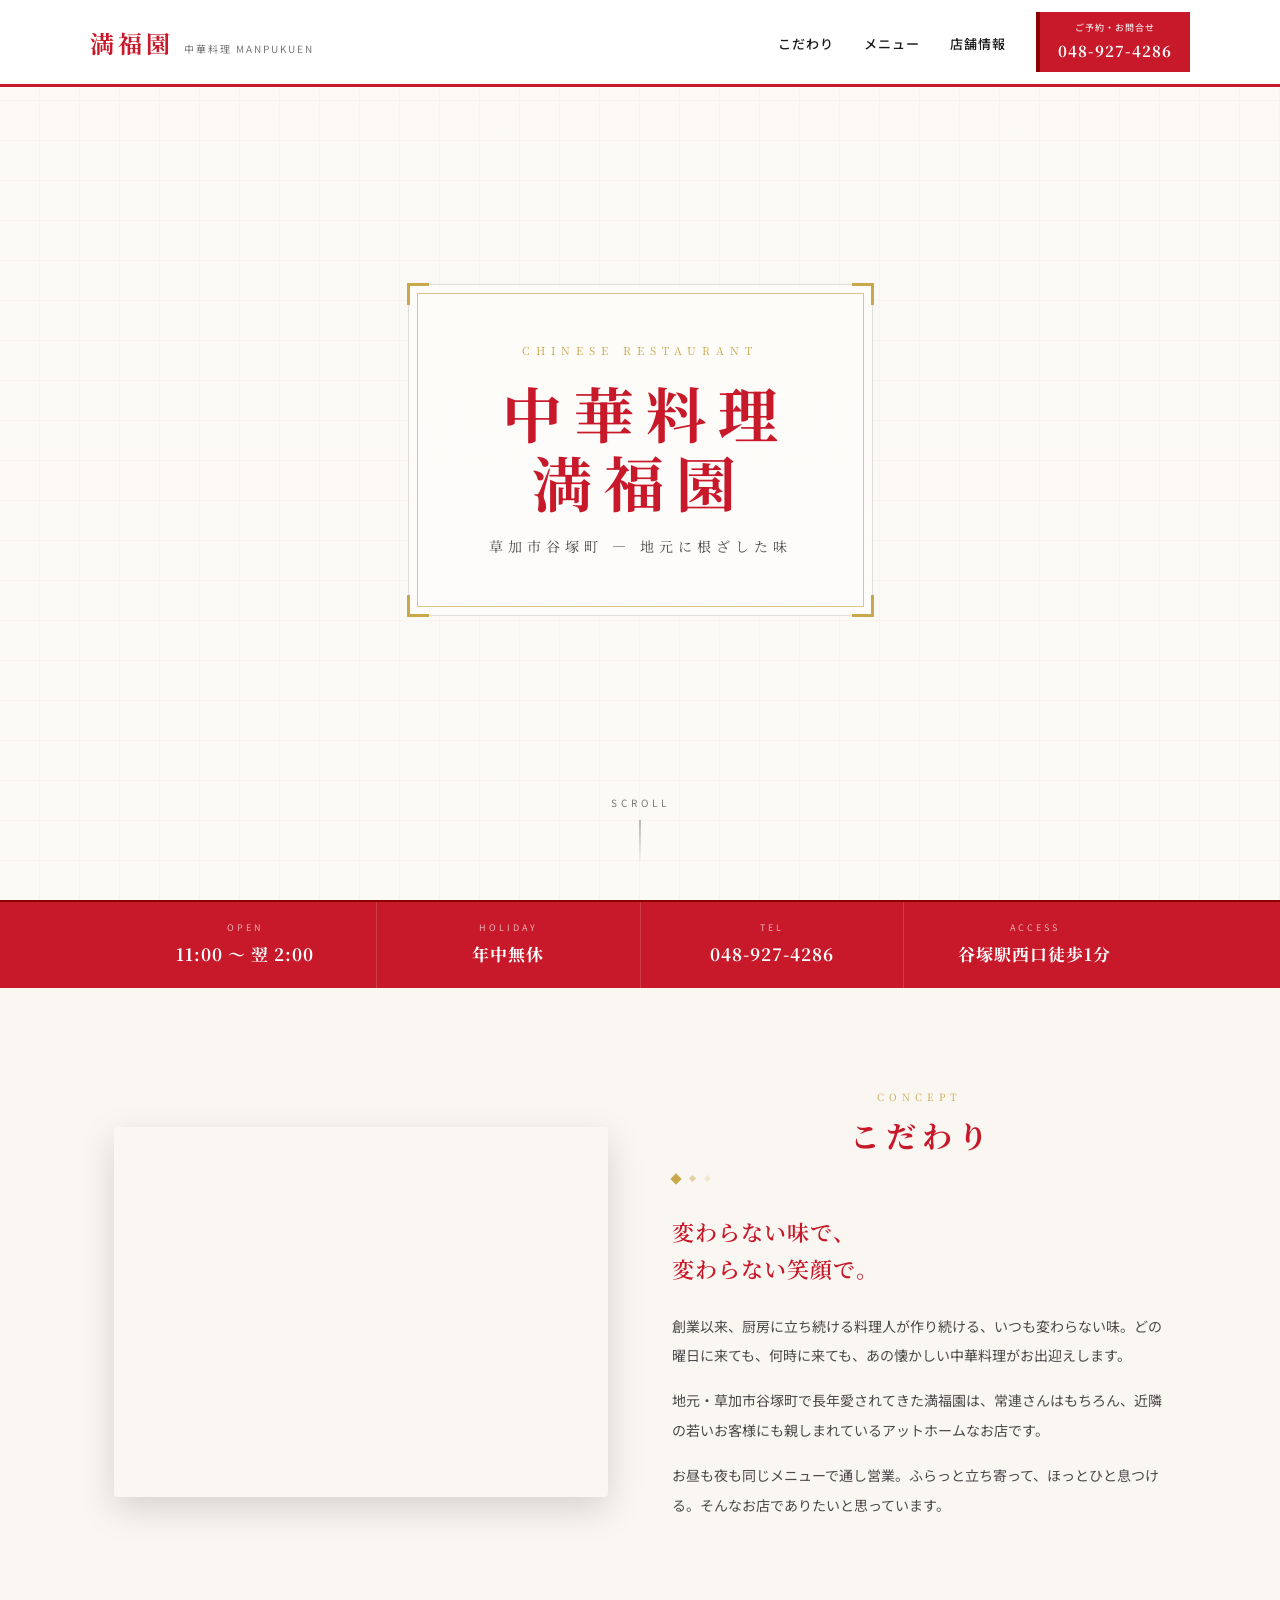
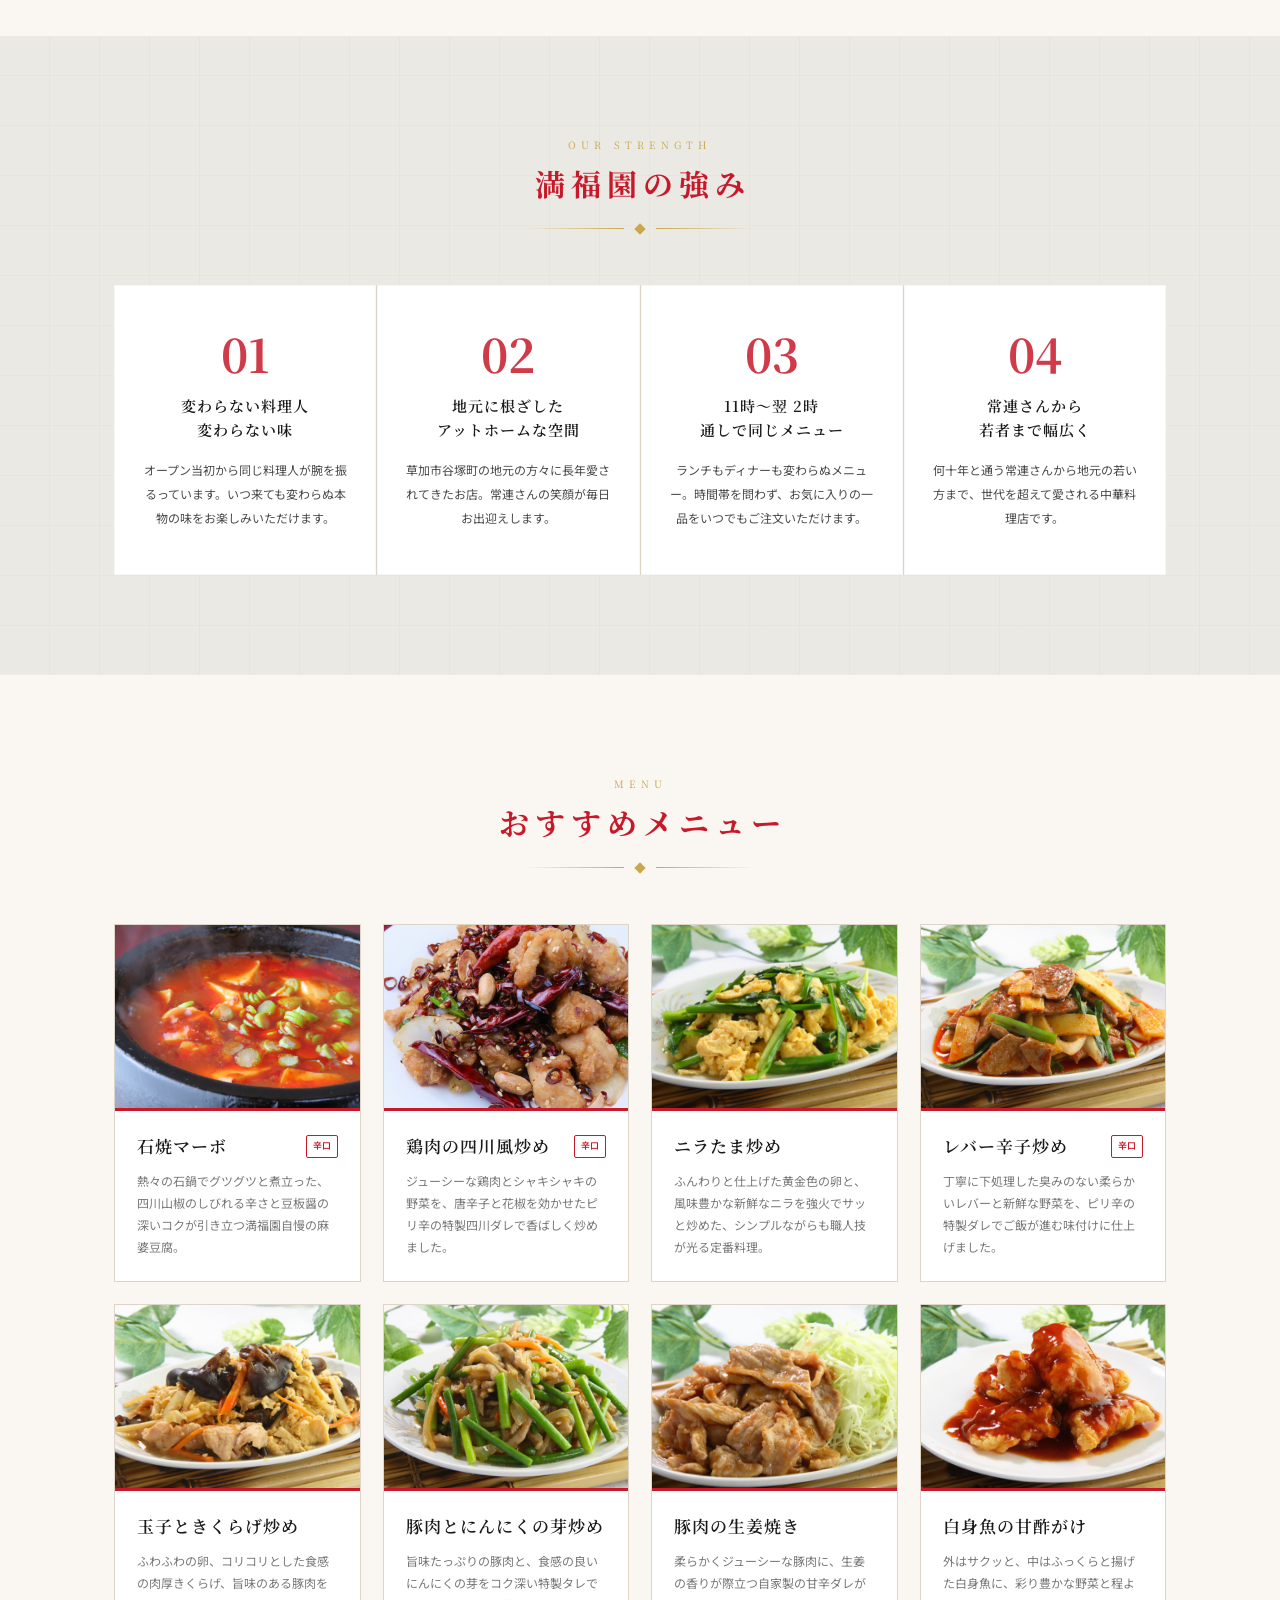
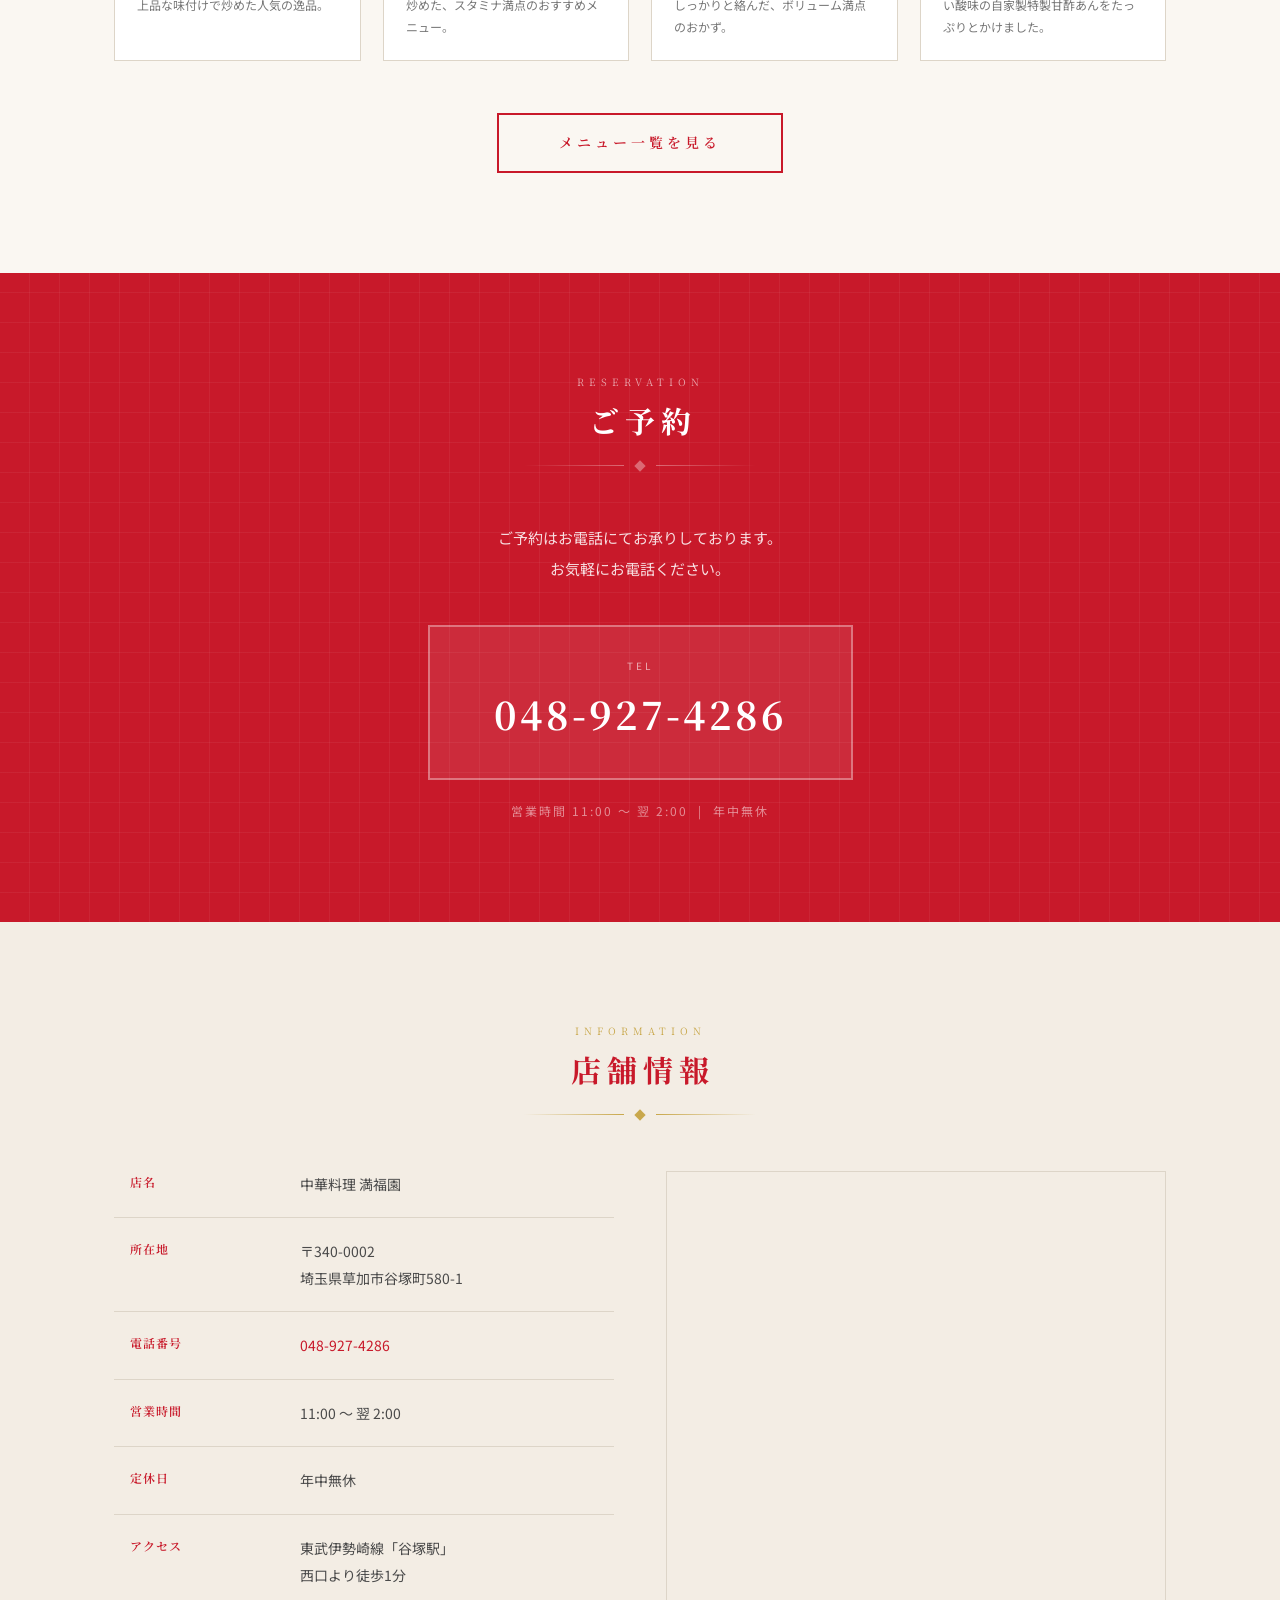
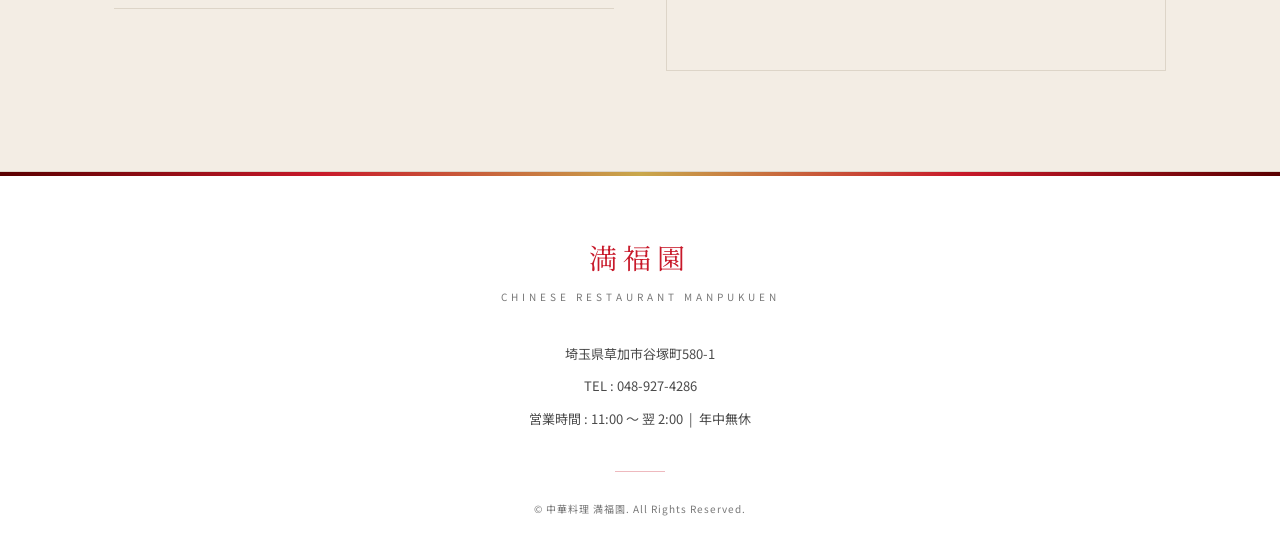
<file: index.html>
<!DOCTYPE html>
<html lang="ja">
<head>
    <meta charset="UTF-8">
    <meta name="viewport" content="width=device-width, initial-scale=1.0">
    <meta name="google-site-verification" content="Ur5aZT_jZSeFsXH27acqCzoDfN8csVFua3FNb7Xc0w0">
    <title>中華料理 満福園 | 埼玉県草加市谷塚町</title>
    <meta name="description" content="埼玉県草加市谷塚町の中華料理「満福園」。創業以来変わらぬ料理人がつくる変わらぬ味。年中無休、11時〜翌2時営業。地元に根ざしたアットホームなお店です。">
    <meta name="keywords" content="満福園,中華料理,草加市,谷塚町,中国料理,餃子,ラーメン,定食">
    <link rel="preconnect" href="https://fonts.googleapis.com">
    <link rel="preconnect" href="https://fonts.gstatic.com" crossorigin>
    <link href="https://fonts.googleapis.com/css2?family=Noto+Serif+JP:wght@400;500;600;700&family=Noto+Sans+JP:wght@300;400;500;700&display=swap" rel="stylesheet">

        <link rel="stylesheet" href="style.css">
</head>
<body>

<!-- ====================================================
     HEADER
==================================================== -->
<header id="header">
    <div class="container header-inner">
        <a href="#top" class="logo-wrap">
            <span class="logo-main">満福園</span>
            <span class="logo-sub">中華料理 MANPUKUEN</span>
        </a>
        <div id="hamburger">
            <span></span><span></span><span></span>
        </div>
        <nav id="main-nav">
            <ul>
                <li><a href="#concept">こだわり</a></li>
                <li><a href="#menu">メニュー</a></li>
                <li><a href="#info">店舗情報</a></li>
                <li>
                    <a href="tel:0489274286" class="btn-tel">
                        <span class="t-small">ご予約・お問合せ</span>
                        <span class="t-num">048-927-4286</span>
                    </a>
                </li>
            </ul>
        </nav>
    </div>
</header>

<!-- ====================================================
     HERO
==================================================== -->
<section id="top">
    <div id="hero">
        <div class="hero-slide"></div>
        <div class="hero-slide"></div>
        <div class="hero-overlay"></div>
        <div class="hero-grid"></div>
        <div class="hero-body">
            <div class="hero-frame">
                <div class="hf-tr"></div>
                <div class="hf-bl"></div>
                <div class="hf-br"></div>
                <p class="hero-en">CHINESE RESTAURANT</p>
                <h1 class="hero-title">中華料理<br>満福園</h1>
                <p class="hero-catch">草加市谷塚町 &#8212; 地元に根ざした味</p>
            </div>
        </div>
        <div class="hero-scroll-indicator">SCROLL</div>
    </div>
</section>

<!-- ====================================================
     STRIPE BANNER
==================================================== -->
<div id="stripe">
    <div class="container">
        <div class="stripe-inner">
            <div class="stripe-item">
                <span class="s-label">Open</span>
                <span class="s-val">11:00 〜 翌 2:00</span>
            </div>
            <div class="stripe-item">
                <span class="s-label">Holiday</span>
                <span class="s-val">年中無休</span>
            </div>
            <div class="stripe-item">
                <span class="s-label">Tel</span>
                <span class="s-val">048-927-4286</span>
            </div>
            <div class="stripe-item">
                <span class="s-label">Access</span>
                <span class="s-val">谷塚駅西口徒歩1分</span>
            </div>
        </div>
    </div>
</div>

<!-- ====================================================
     CONCEPT
==================================================== -->
<section id="concept">
    <div class="container">
        <div class="concept-grid">
            <!-- Image Slideshow -->
            <div class="concept-img-wrap reveal left">
                <div class="concept-slider">
                    <div class="concept-slide"></div>
                    <div class="concept-slide"></div>
                    <div class="concept-slide"></div>
                    <div class="concept-slide"></div>
                </div>
            </div>
            <!-- Text -->
            <div class="reveal right">
                <div class="sec-title">
                    <span class="en-label">CONCEPT</span>
                    <h2>こだわり</h2>
                </div>
                <div class="concept-divider">
                    <div class="c-gem"></div>
                    <div class="c-gem sm"></div>
                    <div class="c-gem sm" style="opacity:.2;"></div>
                </div>
                <p class="concept-lead">
                    変わらない味で、<br>変わらない笑顔で。
                </p>
                <p class="concept-body">
                    創業以来、厨房に立ち続ける料理人が作り続ける、いつも変わらない味。どの曜日に来ても、何時に来ても、あの懐かしい中華料理がお出迎えします。
                </p>
                <p class="concept-body">
                    地元・草加市谷塚町で長年愛されてきた満福園は、常連さんはもちろん、近隣の若いお客様にも親しまれているアットホームなお店です。
                </p>
                <p class="concept-body">
                    お昼も夜も同じメニューで通し営業。ふらっと立ち寄って、ほっとひと息つける。そんなお店でありたいと思っています。
                </p>
            </div>
        </div>
    </div>
</section>

<!-- ====================================================
     FEATURES
==================================================== -->
<section id="features">
    <div class="container">
        <div class="sec-title reveal up">
            <span class="en-label">OUR STRENGTH</span>
            <h2>満福園の強み</h2>
        </div>
        <div class="divider reveal up">
            <div class="divider-gem"></div>
        </div>
        <div class="feature-grid">
            <div class="f-card reveal up d1">
                <div class="f-num">01</div>
                <p class="f-title">変わらない料理人<br>変わらない味</p>
                <p class="f-desc">オープン当初から同じ料理人が腕を振るっています。いつ来ても変わらぬ本物の味をお楽しみいただけます。</p>
            </div>
            <div class="f-card reveal up d2">
                <div class="f-num">02</div>
                <p class="f-title">地元に根ざした<br>アットホームな空間</p>
                <p class="f-desc">草加市谷塚町の地元の方々に長年愛されてきたお店。常連さんの笑顔が毎日お出迎えします。</p>
            </div>
            <div class="f-card reveal up d3">
                <div class="f-num">03</div>
                <p class="f-title">11時〜翌 2時<br>通しで同じメニュー</p>
                <p class="f-desc">ランチもディナーも変わらぬメニュー。時間帯を問わず、お気に入りの一品をいつでもご注文いただけます。</p>
            </div>
            <div class="f-card reveal up d4">
                <div class="f-num">04</div>
                <p class="f-title">常連さんから<br>若者まで幅広く</p>
                <p class="f-desc">何十年と通う常連さんから地元の若い方まで、世代を超えて愛される中華料理店です。</p>
            </div>
        </div>
    </div>
</section>

<!-- ====================================================
     MENU
==================================================== -->
<section id="menu">
    <div class="container">
        <div class="sec-title reveal up">
            <span class="en-label">MENU</span>
            <h2>おすすめメニュー</h2>
        </div>
        <div class="divider reveal up">
            <div class="divider-gem"></div>
        </div>

        <div class="menu-grid">
            <!-- 1. 石焼マーボ -->
            <div class="m-card reveal up d1">
                <div class="m-card-img">
                    <img src="img/石焼マーボ.png" alt="石焼マーボ">
                </div>
                <div class="m-card-body">
                    <div class="m-card-title-row">
                        <h3 class="m-card-name">石焼マーボ</h3>
                        <span class="m-card-tag">辛口</span>
                    </div>
                    <p class="m-card-desc">熱々の石鍋でグツグツと煮立った、四川山椒のしびれる辛さと豆板醤の深いコクが引き立つ満福園自慢の麻婆豆腐。</p>
                </div>
            </div>
            <!-- 2. 鶏肉の四川風炒め -->
            <div class="m-card reveal up d2">
                <div class="m-card-img">
                    <img src="img/鶏肉の四川風炒め.png" alt="鶏肉の四川風炒め">
                </div>
                <div class="m-card-body">
                    <div class="m-card-title-row">
                        <h3 class="m-card-name">鶏肉の四川風炒め</h3>
                        <span class="m-card-tag">辛口</span>
                    </div>
                    <p class="m-card-desc">ジューシーな鶏肉とシャキシャキの野菜を、唐辛子と花椒を効かせたピリ辛の特製四川ダレで香ばしく炒めました。</p>
                </div>
            </div>
            <!-- 3. ニラたま炒め -->
            <div class="m-card reveal up d3">
                <div class="m-card-img">
                    <img src="img/ニラたま炒め.png" alt="ニラたま炒め">
                </div>
                <div class="m-card-body">
                    <div class="m-card-title-row">
                        <h3 class="m-card-name">ニラたま炒め</h3>
                    </div>
                    <p class="m-card-desc">ふんわりと仕上げた黄金色の卵と、風味豊かな新鮮なニラを強火でサッと炒めた、シンプルながらも職人技が光る定番料理。</p>
                </div>
            </div>
            <!-- 4. レバー辛子炒め -->
            <div class="m-card reveal up d4">
                <div class="m-card-img">
                    <img src="img/レバー辛子炒め.png" alt="レバー辛子炒め">
                </div>
                <div class="m-card-body">
                    <div class="m-card-title-row">
                        <h3 class="m-card-name">レバー辛子炒め</h3>
                        <span class="m-card-tag">辛口</span>
                    </div>
                    <p class="m-card-desc">丁寧に下処理した臭みのない柔らかいレバーと新鮮な野菜を、ピリ辛の特製ダレでご飯が進む味付けに仕上げました。</p>
                </div>
            </div>
            <!-- 5. 玉子ときくらげ炒め -->
            <div class="m-card reveal up d1">
                <div class="m-card-img">
                    <img src="img/玉子ときくらげ炒め.png" alt="玉子ときくらげ炒め">
                </div>
                <div class="m-card-body">
                    <div class="m-card-title-row">
                        <h3 class="m-card-name">玉子ときくらげ炒め</h3>
                    </div>
                    <p class="m-card-desc">ふわふわの卵、コリコリとした食感の肉厚きくらげ、旨味のある豚肉を上品な味付けで炒めた人気の逸品。</p>
                </div>
            </div>
            <!-- 6. 豚肉とにんにくの芽炒め -->
            <div class="m-card reveal up d2">
                <div class="m-card-img">
                    <img src="img/豚肉とにんにくの芽炒め.png" alt="豚肉とにんにくの芽炒め">
                </div>
                <div class="m-card-body">
                    <div class="m-card-title-row">
                        <h3 class="m-card-name">豚肉とにんにくの芽炒め</h3>
                    </div>
                    <p class="m-card-desc">旨味たっぷりの豚肉と、食感の良いにんにくの芽をコク深い特製タレで炒めた、スタミナ満点のおすすめメニュー。</p>
                </div>
            </div>
            <!-- 7. 豚肉の生姜焼き -->
            <div class="m-card reveal up d3">
                <div class="m-card-img">
                    <img src="img/豚肉の生姜焼き.png" alt="豚肉の生姜焼き">
                </div>
                <div class="m-card-body">
                    <div class="m-card-title-row">
                        <h3 class="m-card-name">豚肉の生姜焼き</h3>
                    </div>
                    <p class="m-card-desc">柔らかくジューシーな豚肉に、生姜の香りが際立つ自家製の甘辛ダレがしっかりと絡んだ、ボリューム満点のおかず。</p>
                </div>
            </div>
            <!-- 8. 白身魚の甘酢がけ -->
            <div class="m-card reveal up d4">
                <div class="m-card-img">
                    <img src="img/白身魚の甘酢がけ.png" alt="白身魚の甘酢がけ">
                </div>
                <div class="m-card-body">
                    <div class="m-card-title-row">
                        <h3 class="m-card-name">白身魚の甘酢がけ</h3>
                    </div>
                    <p class="m-card-desc">外はサクッと、中はふっくらと揚げた白身魚に、彩り豊かな野菜と程よい酸味の自家製特製甘酢あんをたっぷりとかけました。</p>
                </div>
            </div>
        </div>

        <div class="menu-btn-wrap reveal up">
            <a href="menu.html" class="btn-outline">メニュー一覧を見る</a>
        </div>
    </div>
</section>

<!-- ====================================================
     RESERVATION
==================================================== -->
<section id="reservation">
    <div class="container">
        <div class="res-inner">
            <div class="sec-title reveal up">
                <span class="en-label">RESERVATION</span>
                <h2>ご予約</h2>
            </div>
            <div class="divider reveal up">
                <div class="divider-gem"></div>
            </div>
            <p class="res-note reveal up">
                ご予約はお電話にてお承りしております。<br>
                お気軽にお電話ください。
            </p>
            <a href="tel:0489274286" class="tel-block reveal up">
                <span class="tel-small">TEL</span>
                <span class="tel-number">048-927-4286</span>
            </a>
            <p class="tel-hours reveal up">営業時間 11:00 〜 翌 2:00 &nbsp;|&nbsp; 年中無休</p>
        </div>
    </div>
</section>

<!-- ====================================================
     INFO / ACCESS
==================================================== -->
<section id="info">
    <div class="container">
        <div class="sec-title reveal up">
            <span class="en-label">INFORMATION</span>
            <h2>店舗情報</h2>
        </div>
        <div class="divider reveal up">
            <div class="divider-gem"></div>
        </div>
        <div class="info-grid">
            <div class="reveal left">
                <table class="info-table">
                    <tbody>
                        <tr>
                            <th>店名</th>
                            <td>中華料理 満福園</td>
                        </tr>
                        <tr>
                            <th>所在地</th>
                            <td>〒340-0002<br>埼玉県草加市谷塚町580-1</td>
                        </tr>
                        <tr>
                            <th>電話番号</th>
                            <td><a href="tel:0489274286">048-927-4286</a></td>
                        </tr>
                        <tr>
                            <th>営業時間</th>
                            <td>11:00 〜 翌 2:00</td>
                        </tr>
                        <tr>
                            <th>定休日</th>
                            <td>年中無休</td>
                        </tr>
                        <tr>
                            <th>アクセス</th>
                            <td>
                                東武伊勢崎線「谷塚駅」<br>
                                西口より徒歩1分
                            </td>
                        </tr>
                    </tbody>
                </table>
            </div>
            <div class="map-wrap reveal right">
                <iframe
                    src="https://maps.google.com/maps?q=%E6%BA%80%E7%A6%8F%E5%9C%92+%E5%9F%BC%E7%8E%89%E7%9C%8C%E8%8D%89%E5%8A%A0%E5%B8%82%E8%B0%B7%E5%A1%9A%E7%94%BA580-1&output=embed&hl=ja&z=16"
                    allowfullscreen=""
                    loading="lazy"
                    referrerpolicy="no-referrer-when-downgrade"
                    title="中華料理 満福園 地図">
                </iframe>
            </div>
        </div>
    </div>
</section>

<!-- ====================================================
     FOOTER
==================================================== -->
<footer>
    <div class="footer-top-bar"></div>
    <div class="container footer-inner">
        <p class="footer-logo">満福園</p>
        <p class="footer-en">CHINESE RESTAURANT MANPUKUEN</p>
        <div class="footer-info-list">
            埼玉県草加市谷塚町580-1<br>
            TEL : 048-927-4286<br>
            営業時間 : 11:00 〜 翌 2:00 &nbsp;|&nbsp; 年中無休
        </div>
        <div class="footer-rule"></div>
        <p class="copyright">&copy; 中華料理 満福園. All Rights Reserved.</p>
    </div>
</footer>

<!-- ====================================================
     JAVASCRIPT
==================================================== -->
<script>
    /* ---- Hamburger ---- */
    const hamburger = document.getElementById('hamburger');
    const mainNav   = document.getElementById('main-nav');

    hamburger.addEventListener('click', () => {
        hamburger.classList.toggle('active');
        mainNav.classList.toggle('open');
    });

    mainNav.querySelectorAll('a').forEach(link => {
        link.addEventListener('click', () => {
            hamburger.classList.remove('active');
            mainNav.classList.remove('open');
        });
    });

    /* ---- Header scroll shadow ---- */
    const header = document.getElementById('header');
    window.addEventListener('scroll', () => {
        header.classList.toggle('scrolled', window.scrollY > 30);
    }, { passive: true });

    /* ---- Scroll reveal ---- */
    const revealObserver = new IntersectionObserver((entries) => {
        entries.forEach(entry => {
            if (entry.isIntersecting) {
                entry.target.classList.add('visible');
            }
        });
    }, { threshold: 0.12 });

    document.querySelectorAll('.reveal').forEach(el => revealObserver.observe(el));
</script>

</body>
</html>
</file>
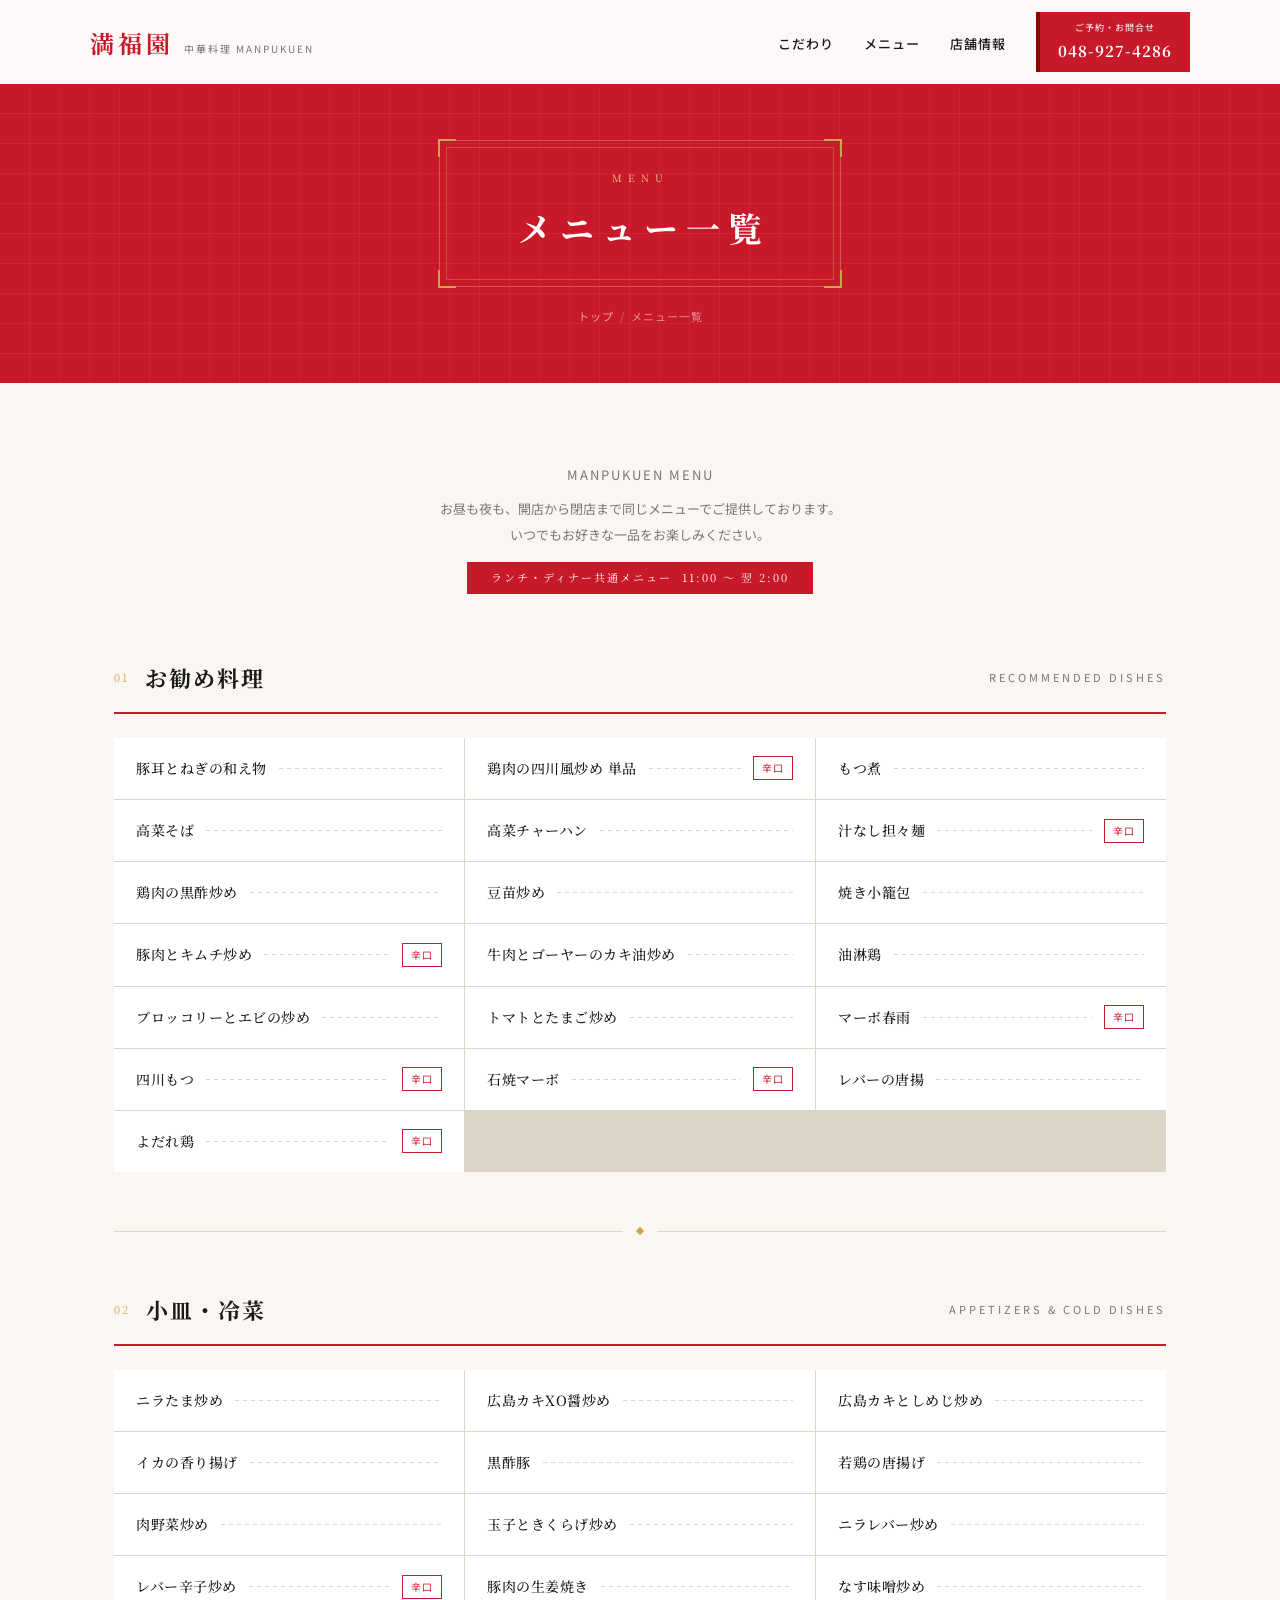
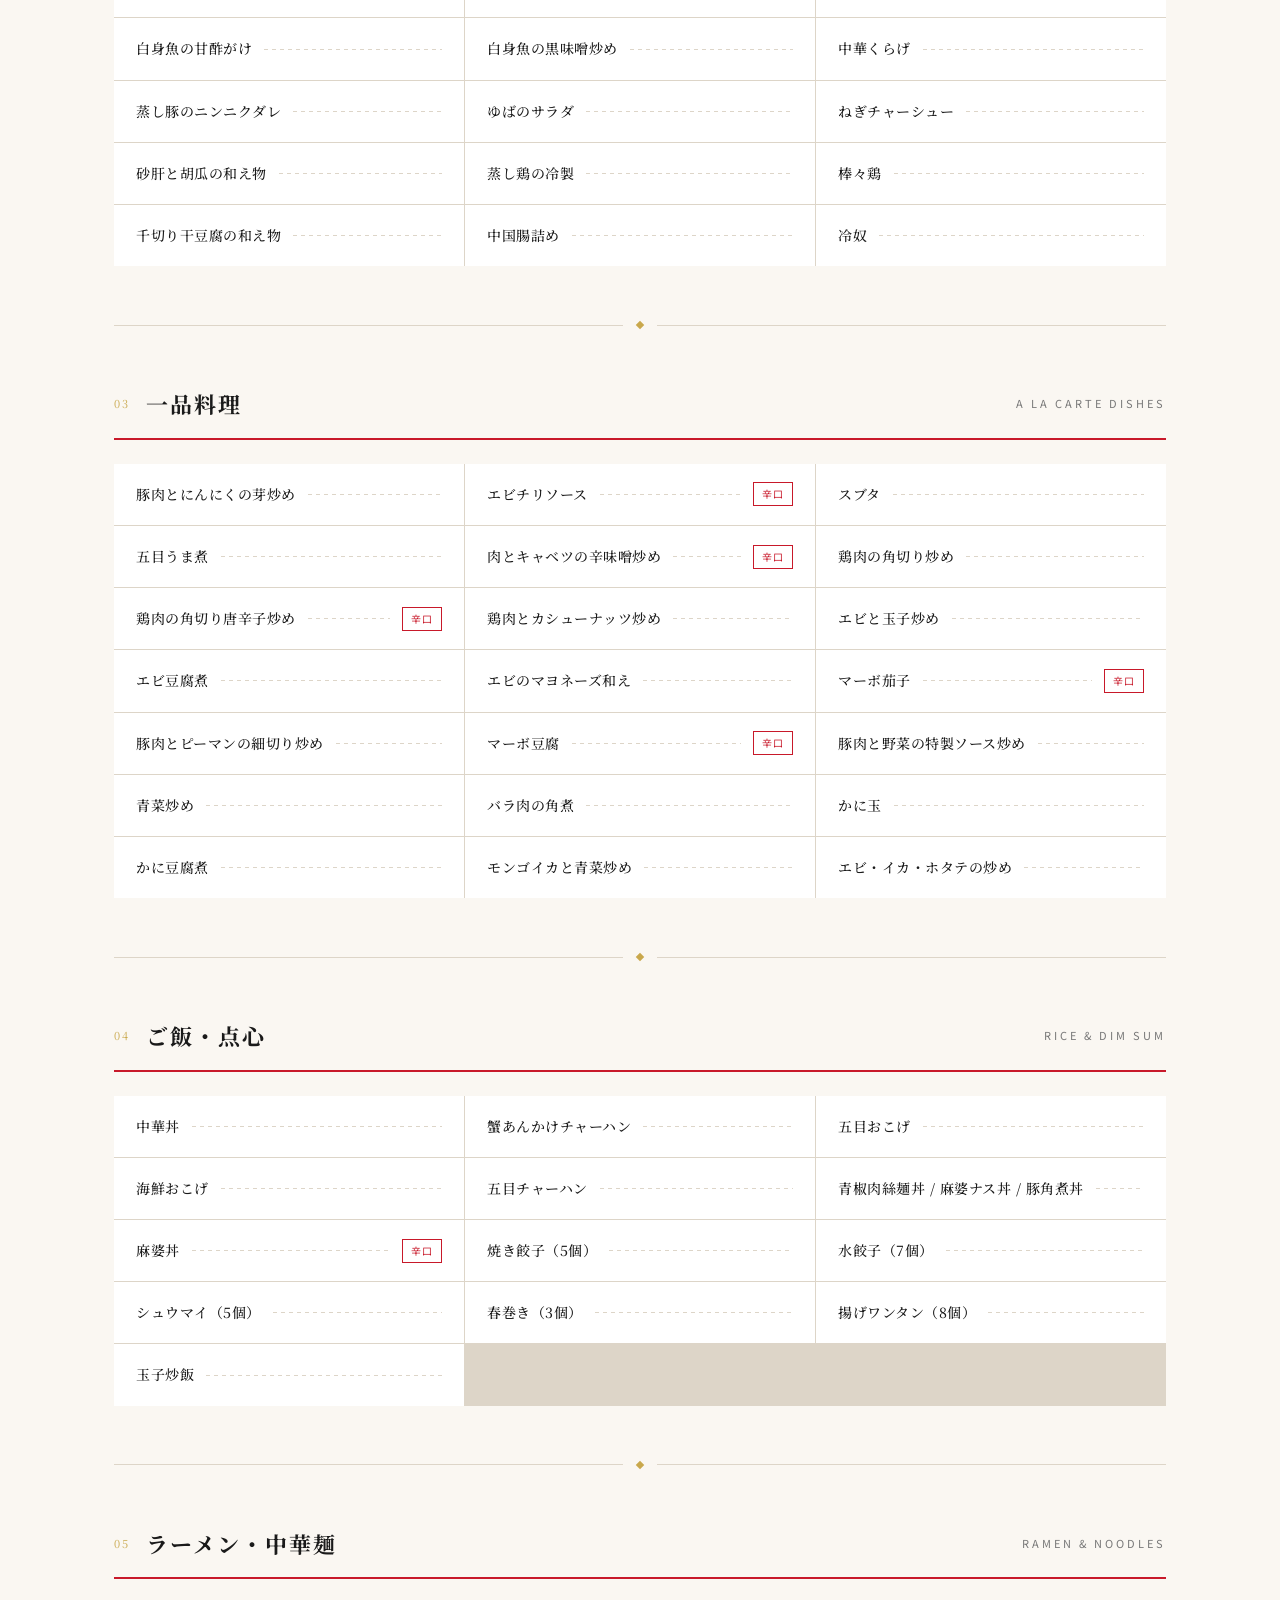
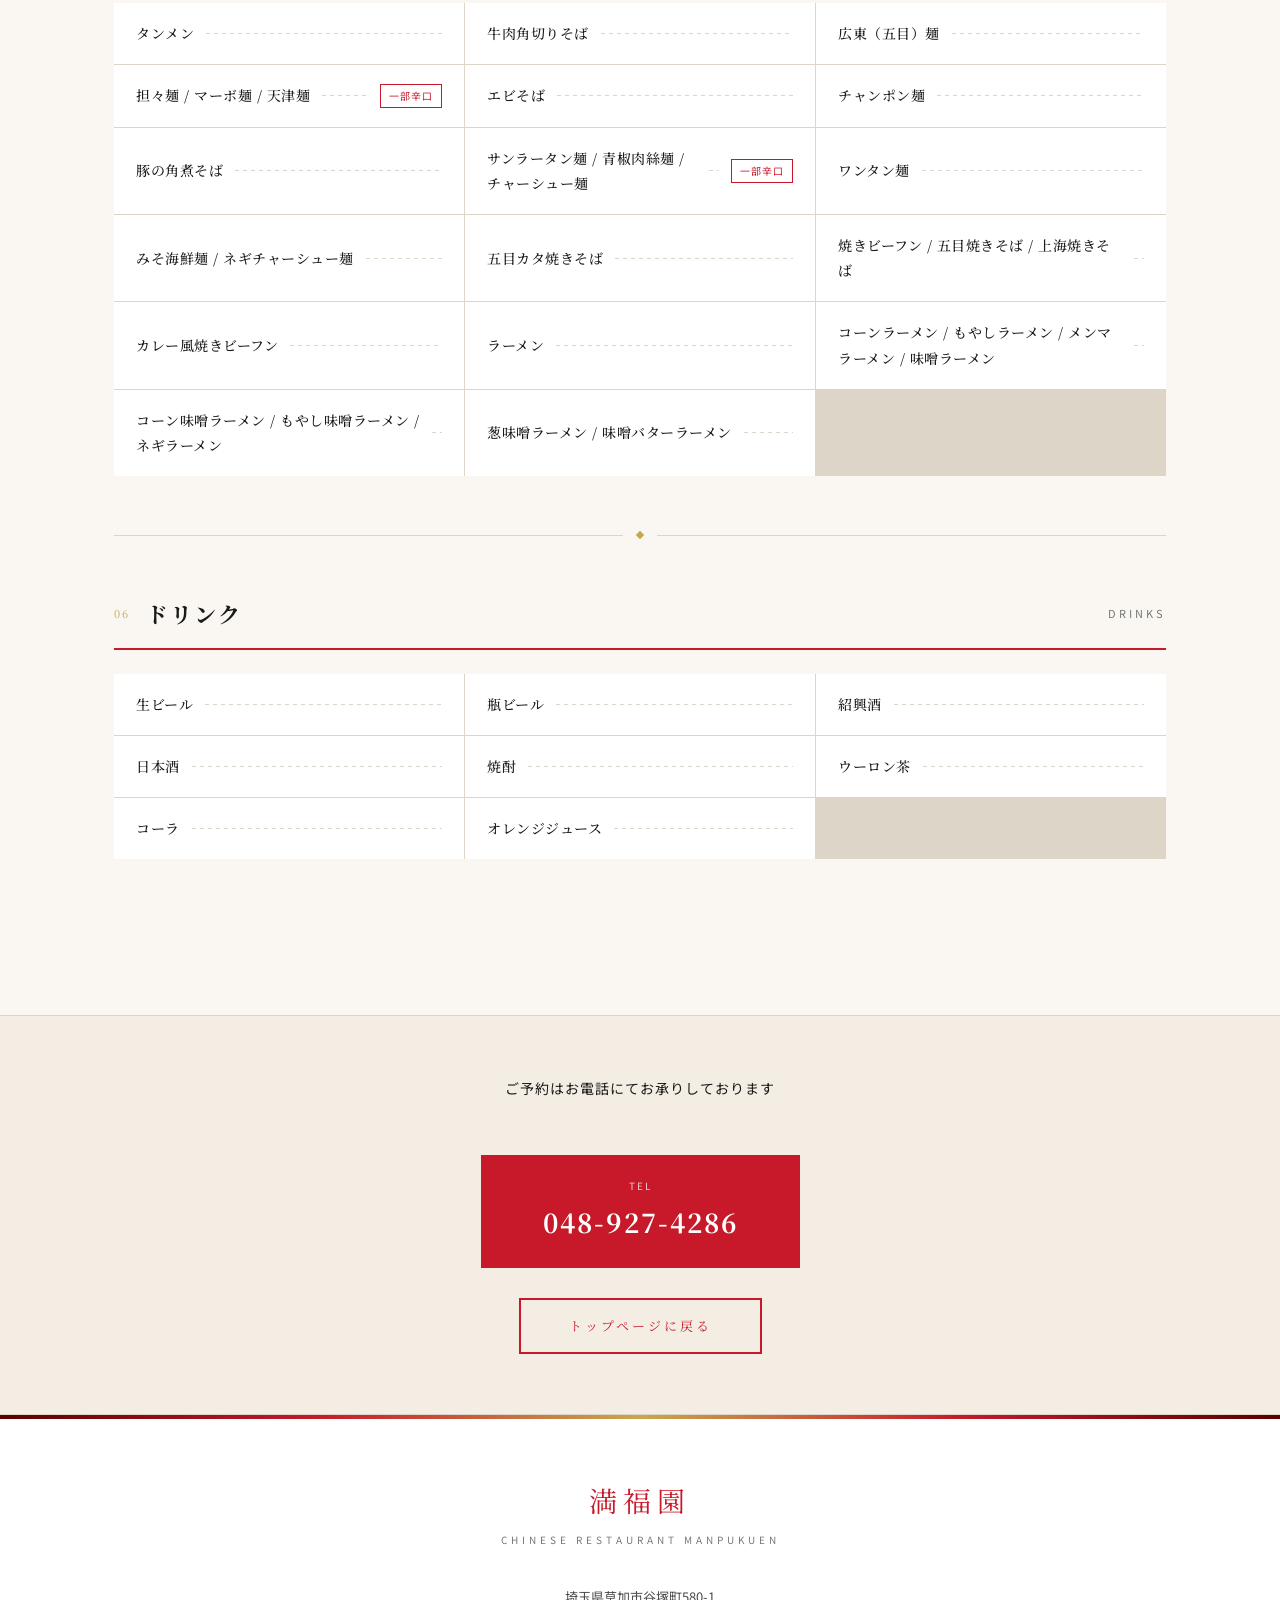
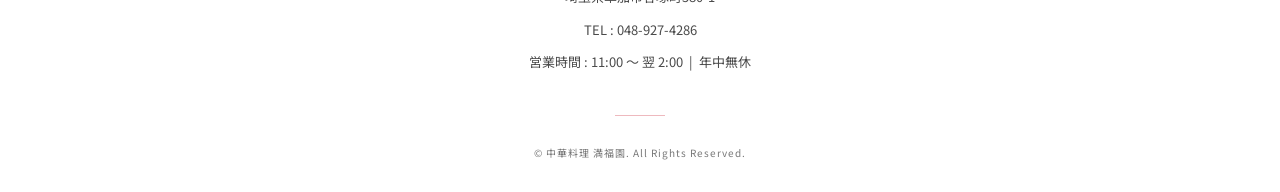
<file: menu.html>
<!DOCTYPE html>
<html lang="ja">
<head>
    <meta charset="UTF-8">
    <meta name="viewport" content="width=device-width, initial-scale=1.0">
    <title>メニュー | 中華料理 満福園</title>
    <meta name="description" content="中華料理 満福園のメニュー一覧。前菜・スープ・炒め物・揚げ物・ご飯・麺類・定食・ドリンクをご用意しております。">
    <link rel="preconnect" href="https://fonts.googleapis.com">
    <link rel="preconnect" href="https://fonts.gstatic.com" crossorigin>
    <link href="https://fonts.googleapis.com/css2?family=Noto+Serif+JP:wght@400;500;600;700&family=Noto+Sans+JP:wght@300;400;500;700&display=swap" rel="stylesheet">

        <link rel="stylesheet" href="style.css">
</head>
<body>

<!-- ====================================================
     HEADER
==================================================== -->
<header id="header">
    <div class="container header-inner">
        <a href="index.html" class="logo-wrap">
            <span class="logo-main">満福園</span>
            <span class="logo-sub">中華料理 MANPUKUEN</span>
        </a>
        <div id="hamburger">
            <span></span><span></span><span></span>
        </div>
        <nav id="main-nav">
            <ul>
                <li><a href="index.html#concept">こだわり</a></li>
                <li><a href="index.html#menu">メニュー</a></li>
                <li><a href="index.html#info">店舗情報</a></li>
                <li>
                    <a href="tel:0489274286" class="btn-tel">
                        <span class="t-small">ご予約・お問合せ</span>
                        <span class="t-num">048-927-4286</span>
                    </a>
                </li>
            </ul>
        </nav>
    </div>
</header>

<!-- ====================================================
     PAGE HERO
==================================================== -->
<section id="page-hero">
    <div class="container page-hero-inner">
        <div class="page-hero-frame">
            <div class="phf-tr"></div>
            <div class="phf-bl"></div>
            <div class="phf-br"></div>
            <p class="page-hero-en">MENU</p>
            <h1 class="page-hero-title">メニュー一覧</h1>
        </div>
        <p class="breadcrumb">
            <a href="index.html">トップ</a>
            <span>&nbsp;/&nbsp;</span>
            メニュー一覧
        </p>
    </div>
</section>

<!-- ====================================================
     MENU BODY
==================================================== -->
<main id="menu-body">
    <div class="container">

        <!-- Intro -->
        <div class="menu-intro reveal">
            <p class="menu-intro-title">MANPUKUEN MENU</p>
            <p class="menu-intro-note">
                お昼も夜も、開店から閉店まで同じメニューでご提供しております。<br>
                いつでもお好きな一品をお楽しみください。
            </p>
            <span class="menu-intro-badge">ランチ・ディナー共通メニュー &nbsp;11:00 〜 翌 2:00</span>
        </div>

        <!-- ===== お勧め料理 ===== -->
        <div class="cat-block">
            <div class="cat-header reveal">
                <span class="cat-num">01</span>
                <span class="cat-name-jp">お勧め料理</span>
                <span class="cat-name-en">Recommended Dishes</span>
            </div>
            <div class="item-grid">
                <div class="menu-item reveal d1"><span class="item-name">豚耳とねぎの和え物</span><span class="item-dot"></span></div>
                <div class="menu-item reveal d2"><span class="item-name">鶏肉の四川風炒め 単品</span><span class="item-dot"></span><span class="item-tag hot">辛口</span></div>
                <div class="menu-item reveal d3"><span class="item-name">もつ煮</span><span class="item-dot"></span></div>
                <div class="menu-item reveal d4"><span class="item-name">高菜そば</span><span class="item-dot"></span></div>
                <div class="menu-item reveal d5"><span class="item-name">高菜チャーハン</span><span class="item-dot"></span></div>
                <div class="menu-item reveal d6"><span class="item-name">汁なし担々麺</span><span class="item-dot"></span><span class="item-tag hot">辛口</span></div>
                <div class="menu-item reveal d7"><span class="item-name">鶏肉の黒酢炒め</span><span class="item-dot"></span></div>
                <div class="menu-item reveal d8"><span class="item-name">豆苗炒め</span><span class="item-dot"></span></div>
                <div class="menu-item reveal d1"><span class="item-name">焼き小籠包</span><span class="item-dot"></span></div>
                <div class="menu-item reveal d2"><span class="item-name">豚肉とキムチ炒め</span><span class="item-dot"></span><span class="item-tag hot">辛口</span></div>
                <div class="menu-item reveal d3"><span class="item-name">牛肉とゴーヤーのカキ油炒め</span><span class="item-dot"></span></div>
                <div class="menu-item reveal d4"><span class="item-name">油淋鶏</span><span class="item-dot"></span></div>
                <div class="menu-item reveal d5"><span class="item-name">ブロッコリーとエビの炒め</span><span class="item-dot"></span></div>
                <div class="menu-item reveal d6"><span class="item-name">トマトとたまご炒め</span><span class="item-dot"></span></div>
                <div class="menu-item reveal d7"><span class="item-name">マーボ春雨</span><span class="item-dot"></span><span class="item-tag hot">辛口</span></div>
                <div class="menu-item reveal d8"><span class="item-name">四川もつ</span><span class="item-dot"></span><span class="item-tag hot">辛口</span></div>
                <div class="menu-item reveal d1"><span class="item-name">石焼マーボ</span><span class="item-dot"></span><span class="item-tag hot">辛口</span></div>
                <div class="menu-item reveal d2"><span class="item-name">レバーの唐揚</span><span class="item-dot"></span></div>
                <div class="menu-item reveal d3"><span class="item-name">よだれ鶏</span><span class="item-dot"></span><span class="item-tag hot">辛口</span></div>
            </div>
        </div>

        <div class="cat-divider"><div class="cat-divider-gem"></div></div>

        <!-- ===== 小皿・冷菜 ===== -->
        <div class="cat-block">
            <div class="cat-header reveal">
                <span class="cat-num">02</span>
                <span class="cat-name-jp">小皿・冷菜</span>
                <span class="cat-name-en">Appetizers &amp; Cold Dishes</span>
            </div>
            <div class="item-grid">
                <div class="menu-item reveal d1"><span class="item-name">ニラたま炒め</span><span class="item-dot"></span></div>
                <div class="menu-item reveal d2"><span class="item-name">広島カキXO醤炒め</span><span class="item-dot"></span></div>
                <div class="menu-item reveal d3"><span class="item-name">広島カキとしめじ炒め</span><span class="item-dot"></span></div>
                <div class="menu-item reveal d4"><span class="item-name">イカの香り揚げ</span><span class="item-dot"></span></div>
                <div class="menu-item reveal d5"><span class="item-name">黒酢豚</span><span class="item-dot"></span></div>
                <div class="menu-item reveal d6"><span class="item-name">若鶏の唐揚げ</span><span class="item-dot"></span></div>
                <div class="menu-item reveal d7"><span class="item-name">肉野菜炒め</span><span class="item-dot"></span></div>
                <div class="menu-item reveal d8"><span class="item-name">玉子ときくらげ炒め</span><span class="item-dot"></span></div>
                <div class="menu-item reveal d1"><span class="item-name">ニラレバー炒め</span><span class="item-dot"></span></div>
                <div class="menu-item reveal d2"><span class="item-name">レバー辛子炒め</span><span class="item-dot"></span><span class="item-tag hot">辛口</span></div>
                <div class="menu-item reveal d3"><span class="item-name">豚肉の生姜焼き</span><span class="item-dot"></span></div>
                <div class="menu-item reveal d4"><span class="item-name">なす味噌炒め</span><span class="item-dot"></span></div>
                <div class="menu-item reveal d5"><span class="item-name">白身魚の甘酢がけ</span><span class="item-dot"></span></div>
                <div class="menu-item reveal d6"><span class="item-name">白身魚の黒味噌炒め</span><span class="item-dot"></span></div>
                <div class="menu-item reveal d7"><span class="item-name">中華くらげ</span><span class="item-dot"></span></div>
                <div class="menu-item reveal d8"><span class="item-name">蒸し豚のニンニクダレ</span><span class="item-dot"></span></div>
                <div class="menu-item reveal d1"><span class="item-name">ゆばのサラダ</span><span class="item-dot"></span></div>
                <div class="menu-item reveal d2"><span class="item-name">ねぎチャーシュー</span><span class="item-dot"></span></div>
                <div class="menu-item reveal d3"><span class="item-name">砂肝と胡瓜の和え物</span><span class="item-dot"></span></div>
                <div class="menu-item reveal d4"><span class="item-name">蒸し鶏の冷製</span><span class="item-dot"></span></div>
                <div class="menu-item reveal d5"><span class="item-name">棒々鶏</span><span class="item-dot"></span></div>
                <div class="menu-item reveal d6"><span class="item-name">千切り干豆腐の和え物</span><span class="item-dot"></span></div>
                <div class="menu-item reveal d7"><span class="item-name">中国腸詰め</span><span class="item-dot"></span></div>
                <div class="menu-item reveal d8"><span class="item-name">冷奴</span><span class="item-dot"></span></div>
            </div>
        </div>

        <div class="cat-divider"><div class="cat-divider-gem"></div></div>

        <!-- ===== 一品料理 ===== -->
        <div class="cat-block">
            <div class="cat-header reveal">
                <span class="cat-num">03</span>
                <span class="cat-name-jp">一品料理</span>
                <span class="cat-name-en">A La Carte Dishes</span>
            </div>
            <div class="item-grid">
                <div class="menu-item reveal d1"><span class="item-name">豚肉とにんにくの芽炒め</span><span class="item-dot"></span></div>
                <div class="menu-item reveal d2"><span class="item-name">エビチリソース</span><span class="item-dot"></span><span class="item-tag hot">辛口</span></div>
                <div class="menu-item reveal d3"><span class="item-name">スブタ</span><span class="item-dot"></span></div>
                <div class="menu-item reveal d4"><span class="item-name">五目うま煮</span><span class="item-dot"></span></div>
                <div class="menu-item reveal d5"><span class="item-name">肉とキャベツの辛味噌炒め</span><span class="item-dot"></span><span class="item-tag hot">辛口</span></div>
                <div class="menu-item reveal d6"><span class="item-name">鶏肉の角切り炒め</span><span class="item-dot"></span></div>
                <div class="menu-item reveal d7"><span class="item-name">鶏肉の角切り唐辛子炒め</span><span class="item-dot"></span><span class="item-tag hot">辛口</span></div>
                <div class="menu-item reveal d8"><span class="item-name">鶏肉とカシューナッツ炒め</span><span class="item-dot"></span></div>
                <div class="menu-item reveal d1"><span class="item-name">エビと玉子炒め</span><span class="item-dot"></span></div>
                <div class="menu-item reveal d2"><span class="item-name">エビ豆腐煮</span><span class="item-dot"></span></div>
                <div class="menu-item reveal d3"><span class="item-name">エビのマヨネーズ和え</span><span class="item-dot"></span></div>
                <div class="menu-item reveal d4"><span class="item-name">マーボ茄子</span><span class="item-dot"></span><span class="item-tag hot">辛口</span></div>
                <div class="menu-item reveal d5"><span class="item-name">豚肉とピーマンの細切り炒め</span><span class="item-dot"></span></div>
                <div class="menu-item reveal d6"><span class="item-name">マーボ豆腐</span><span class="item-dot"></span><span class="item-tag hot">辛口</span></div>
                <div class="menu-item reveal d7"><span class="item-name">豚肉と野菜の特製ソース炒め</span><span class="item-dot"></span></div>
                <div class="menu-item reveal d8"><span class="item-name">青菜炒め</span><span class="item-dot"></span></div>
                <div class="menu-item reveal d1"><span class="item-name">バラ肉の角煮</span><span class="item-dot"></span></div>
                <div class="menu-item reveal d2"><span class="item-name">かに玉</span><span class="item-dot"></span></div>
                <div class="menu-item reveal d3"><span class="item-name">かに豆腐煮</span><span class="item-dot"></span></div>
                <div class="menu-item reveal d4"><span class="item-name">モンゴイカと青菜炒め</span><span class="item-dot"></span></div>
                <div class="menu-item reveal d5"><span class="item-name">エビ・イカ・ホタテの炒め</span><span class="item-dot"></span></div>
            </div>
        </div>

        <div class="cat-divider"><div class="cat-divider-gem"></div></div>

        <!-- ===== ご飯・点心 ===== -->
        <div class="cat-block">
            <div class="cat-header reveal">
                <span class="cat-num">04</span>
                <span class="cat-name-jp">ご飯・点心</span>
                <span class="cat-name-en">Rice &amp; Dim Sum</span>
            </div>
            <div class="item-grid">
                <div class="menu-item reveal d1"><span class="item-name">中華丼</span><span class="item-dot"></span></div>
                <div class="menu-item reveal d2"><span class="item-name">蟹あんかけチャーハン</span><span class="item-dot"></span></div>
                <div class="menu-item reveal d3"><span class="item-name">五目おこげ</span><span class="item-dot"></span></div>
                <div class="menu-item reveal d4"><span class="item-name">海鮮おこげ</span><span class="item-dot"></span></div>
                <div class="menu-item reveal d5"><span class="item-name">五目チャーハン</span><span class="item-dot"></span></div>
                <div class="menu-item reveal d6"><span class="item-name">青椒肉絲麺丼 / 麻婆ナス丼 / 豚角煮丼</span><span class="item-dot"></span></div>
                <div class="menu-item reveal d7"><span class="item-name">麻婆丼</span><span class="item-dot"></span><span class="item-tag hot">辛口</span></div>
                <div class="menu-item reveal d8"><span class="item-name">焼き餃子（5個）</span><span class="item-dot"></span></div>
                <div class="menu-item reveal d1"><span class="item-name">水餃子（7個）</span><span class="item-dot"></span></div>
                <div class="menu-item reveal d2"><span class="item-name">シュウマイ（5個）</span><span class="item-dot"></span></div>
                <div class="menu-item reveal d3"><span class="item-name">春巻き（3個）</span><span class="item-dot"></span></div>
                <div class="menu-item reveal d4"><span class="item-name">揚げワンタン（8個）</span><span class="item-dot"></span></div>
                <div class="menu-item reveal d5"><span class="item-name">玉子炒飯</span><span class="item-dot"></span></div>
            </div>
        </div>

        <div class="cat-divider"><div class="cat-divider-gem"></div></div>

        <!-- ===== ラーメン・中華麺 ===== -->
        <div class="cat-block">
            <div class="cat-header reveal">
                <span class="cat-num">05</span>
                <span class="cat-name-jp">ラーメン・中華麺</span>
                <span class="cat-name-en">Ramen &amp; Noodles</span>
            </div>
            <div class="item-grid">
                <div class="menu-item reveal d1"><span class="item-name">タンメン</span><span class="item-dot"></span></div>
                <div class="menu-item reveal d2"><span class="item-name">牛肉角切りそば</span><span class="item-dot"></span></div>
                <div class="menu-item reveal d3"><span class="item-name">広東（五目）麺</span><span class="item-dot"></span></div>
                <div class="menu-item reveal d4"><span class="item-name">担々麺 / マーボ麺 / 天津麺</span><span class="item-dot"></span><span class="item-tag hot">一部辛口</span></div>
                <div class="menu-item reveal d5"><span class="item-name">エビそば</span><span class="item-dot"></span></div>
                <div class="menu-item reveal d6"><span class="item-name">チャンポン麺</span><span class="item-dot"></span></div>
                <div class="menu-item reveal d7"><span class="item-name">豚の角煮そば</span><span class="item-dot"></span></div>
                <div class="menu-item reveal d8"><span class="item-name">サンラータン麺 / 青椒肉絲麺 / チャーシュー麺</span><span class="item-dot"></span><span class="item-tag hot">一部辛口</span></div>
                <div class="menu-item reveal d1"><span class="item-name">ワンタン麺</span><span class="item-dot"></span></div>
                <div class="menu-item reveal d2"><span class="item-name">みそ海鮮麺 / ネギチャーシュー麺</span><span class="item-dot"></span></div>
                <div class="menu-item reveal d3"><span class="item-name">五目カタ焼きそば</span><span class="item-dot"></span></div>
                <div class="menu-item reveal d4"><span class="item-name">焼きビーフン / 五目焼きそば / 上海焼きそば</span><span class="item-dot"></span></div>
                <div class="menu-item reveal d5"><span class="item-name">カレー風焼きビーフン</span><span class="item-dot"></span></div>
                <div class="menu-item reveal d6"><span class="item-name">ラーメン</span><span class="item-dot"></span></div>
                <div class="menu-item reveal d7"><span class="item-name">コーンラーメン / もやしラーメン / メンマラーメン / 味噌ラーメン</span><span class="item-dot"></span></div>
                <div class="menu-item reveal d8"><span class="item-name">コーン味噌ラーメン / もやし味噌ラーメン / ネギラーメン</span><span class="item-dot"></span></div>
                <div class="menu-item reveal d1"><span class="item-name">葱味噌ラーメン / 味噌バターラーメン</span><span class="item-dot"></span></div>
            </div>
        </div>

        <div class="cat-divider"><div class="cat-divider-gem"></div></div>

        <!-- ===== ドリンク ===== -->
        <div class="cat-block">
            <div class="cat-header reveal">
                <span class="cat-num">06</span>
                <span class="cat-name-jp">ドリンク</span>
                <span class="cat-name-en">Drinks</span>
            </div>
            <div class="item-grid">
                <div class="menu-item reveal d1"><span class="item-name">生ビール</span><span class="item-dot"></span></div>
                <div class="menu-item reveal d2"><span class="item-name">瓶ビール</span><span class="item-dot"></span></div>
                <div class="menu-item reveal d3"><span class="item-name">紹興酒</span><span class="item-dot"></span></div>
                <div class="menu-item reveal d4"><span class="item-name">日本酒</span><span class="item-dot"></span></div>
                <div class="menu-item reveal d5"><span class="item-name">焼酎</span><span class="item-dot"></span></div>
                <div class="menu-item reveal d6"><span class="item-name">ウーロン茶</span><span class="item-dot"></span></div>
                <div class="menu-item reveal d7"><span class="item-name">コーラ</span><span class="item-dot"></span></div>
                <div class="menu-item reveal d8"><span class="item-name">オレンジジュース</span><span class="item-dot"></span></div>
            </div>
        </div>

    </div>
</main>

<!-- ====================================================
     CTA STRIP
==================================================== -->
<section class="cta-strip">
    <p>ご予約はお電話にてお承りしております</p>
    <a href="tel:0489274286" class="btn-tel-cta">
        <span class="tc-small">TEL</span>
        <span class="tc-num">048-927-4286</span>
    </a>
    <br>
    <a href="index.html" class="btn-back" style="margin-top: 30px; display: inline-block;">トップページに戻る</a>
</section>

<!-- ====================================================
     FOOTER
==================================================== -->
<footer>
    <div class="footer-top-bar"></div>
    <div class="container footer-inner">
        <p class="footer-logo">満福園</p>
        <p class="footer-en">CHINESE RESTAURANT MANPUKUEN</p>
        <div class="footer-info-list">
            埼玉県草加市谷塚町580-1<br>
            TEL : 048-927-4286<br>
            営業時間 : 11:00 〜 翌 2:00 &nbsp;|&nbsp; 年中無休
        </div>
        <div class="footer-rule"></div>
        <p class="copyright">&copy; 中華料理 満福園. All Rights Reserved.</p>
    </div>
</footer>

<!-- ====================================================
     JAVASCRIPT
==================================================== -->
<script>
    /* ---- Hamburger ---- */
    const hamburger = document.getElementById('hamburger');
    const mainNav   = document.getElementById('main-nav');
    hamburger.addEventListener('click', () => {
        hamburger.classList.toggle('active');
        mainNav.classList.toggle('open');
    });
    mainNav.querySelectorAll('a').forEach(link => {
        link.addEventListener('click', () => {
            hamburger.classList.remove('active');
            mainNav.classList.remove('open');
        });
    });

    /* ---- Header shadow ---- */
    const header = document.getElementById('header');
    window.addEventListener('scroll', () => {
        header.classList.toggle('scrolled', window.scrollY > 30);
    }, { passive: true });

    /* ---- Scroll reveal ---- */
    const observer = new IntersectionObserver((entries) => {
        entries.forEach(e => { if (e.isIntersecting) e.target.classList.add('visible'); });
    }, { threshold: 0.08 });
    document.querySelectorAll('.reveal').forEach(el => observer.observe(el));
</script>

</body>
</html>
</file>
<file: style.css>
/* ============================================================
   VARIABLES
============================================================ */
:root {
    --red:        #C8192A;
    --red-dark:   #8B0000;
    --red-deep:   #5A0000;
    --gold:       #C9A84C;
    --gold-light: #E8C97A;
    --white:      #FFFFFF;
    --off-white:  #FAF7F2;
    --cream:      #F3EDE4;
    --dark:       #1A1A1A;
    --mid:        #4A4A4A;
    --soft:       #787878;
    --placeholder: #BCBAB7;
    --border:     #DDD5C8;
    --font-serif: 'Noto Serif JP', serif;
    --font-sans:  'Noto Sans JP', sans-serif;
}

/* ============================================================
   RESET & BASE
============================================================ */
*, *::before, *::after { margin: 0; padding: 0; box-sizing: border-box; }
html { scroll-behavior: smooth; font-size: 16px; }
body {
    font-family: var(--font-sans);
    color: var(--dark);
    background: var(--off-white);
    overflow-x: hidden;
    line-height: 1.8;
}
h1, h2, h3, h4 { font-family: var(--font-serif); }
a { text-decoration: none; color: inherit; transition: all .3s ease; }
img { display: block; max-width: 100%; }

.container {
    max-width: 1100px;
    margin: 0 auto;
    padding: 0 24px;
}

/* ============================================================
   UTILITY: SECTION TITLE
============================================================ */
.sec-title {
    text-align: center;
}
.sec-title .en-label {
    display: block;
    font-size: 10px;
    letter-spacing: 5px;
    text-transform: uppercase;
    color: var(--gold);
    font-family: var(--font-serif);
    margin-bottom: 10px;
}
.sec-title h2 {
    font-size: 30px;
    letter-spacing: 6px;
    text-indent: 6px;
    color: var(--red);
    line-height: 1.3;
}

/* ============================================================
   UTILITY: DIVIDER
============================================================ */
.divider {
    display: flex;
    align-items: center;
    justify-content: center;
    gap: 12px;
    margin: 22px 0 52px;
}
.divider::before,
.divider::after {
    content: '';
    flex: 1;
    max-width: 100px;
    height: 1px;
    background: linear-gradient(to var(--dir, right), transparent, var(--gold));
}
.divider::before { --dir: right; }
.divider::after  { --dir: left; }
.divider-gem {
    width: 8px;
    height: 8px;
    background: var(--gold);
    transform: rotate(45deg);
    flex-shrink: 0;
}

/* ============================================================
   SCROLL ANIMATIONS
============================================================ */
.reveal {
    opacity: 0;
    transition: opacity .9s cubic-bezier(.2,.8,.2,1),
                transform .9s cubic-bezier(.2,.8,.2,1);
}
.reveal.up    { transform: translateY(44px); }
.reveal.left  { transform: translateX(-50px); }
.reveal.right { transform: translateX(50px); }
.reveal.visible { opacity: 1; transform: none; }
.d1 { transition-delay: .1s; }
.d2 { transition-delay: .2s; }
.d3 { transition-delay: .3s; }
.d4 { transition-delay: .4s; }

/* ============================================================
   HEADER
============================================================ */
#header {
    position: fixed;
    top: 0; left: 0;
    width: 100%;
    background: rgba(255,255,255,.97);
    border-bottom: 3px solid var(--red);
    z-index: 999;
    transition: box-shadow .3s;
}
#header.scrolled { box-shadow: 0 2px 20px rgba(0,0,0,.1); }

.header-inner {
    display: flex;
    align-items: center;
    justify-content: space-between;
    padding: 12px 0;
}

.logo-wrap { display: flex; align-items: baseline; gap: 10px; }
.logo-main {
    font-family: var(--font-serif);
    font-size: 24px;
    font-weight: 700;
    color: var(--red);
    letter-spacing: 4px;
}
.logo-sub {
    font-size: 10px;
    color: var(--soft);
    letter-spacing: 2px;
    font-family: var(--font-sans);
}

#main-nav ul {
    display: flex;
    list-style: none;
    align-items: center;
    gap: 30px;
}
#main-nav a {
    font-size: 13px;
    font-weight: 500;
    letter-spacing: 1px;
    position: relative;
}
#main-nav a:not(.btn-tel)::after {
    content: '';
    position: absolute;
    bottom: -2px; left: 0;
    width: 0; height: 2px;
    background: var(--red);
    transition: width .3s;
}
#main-nav a:not(.btn-tel):hover { color: var(--red); }
#main-nav a:not(.btn-tel):hover::after { width: 100%; }

.btn-tel {
    display: flex;
    flex-direction: column;
    align-items: center;
    gap: 1px;
    padding: 8px 18px;
    background: var(--red);
    color: #fff !important;
    border-left: 4px solid var(--red-dark);
}
.btn-tel:hover { background: var(--red-dark) !important; }
.btn-tel .t-small { font-size: 9px; letter-spacing: 1px; opacity: .85; }
.btn-tel .t-num   { font-size: 15px; font-weight: 700; letter-spacing: 1px; font-family: var(--font-serif); }

/* Hamburger */
#hamburger {
    display: none;
    flex-direction: column;
    cursor: pointer;
    gap: 6px;
    z-index: 10;
    flex-shrink: 0; /* Never shrink or get pushed off-screen */
}
#hamburger span {
    display: block;
    width: 26px; height: 2px;
    background: var(--dark);
    transition: all .3s;
}
#hamburger.active span:nth-child(1) { transform: rotate(45deg) translate(5px,6px); }
#hamburger.active span:nth-child(2) { opacity: 0; }
#hamburger.active span:nth-child(3) { transform: rotate(-45deg) translate(5px,-6px); }


/* ============================================================
   [INDEX PAGE] HERO
============================================================ */
#hero {
    height: 100vh;
    min-height: 600px;
    position: relative;
    display: flex;
    align-items: center;
    justify-content: center;
    overflow: hidden;
    background: var(--off-white);
}

/* Animated background slides */
.hero-slide {
    position: absolute;
    inset: 0;
    background-size: cover;
    background-position: center;
    opacity: 0;
    filter: brightness(0.95) contrast(1.0);
}
.hero-slide:nth-child(1) {
    background-image: url('img/HERO1.jpg');
    animation: hSlide 10s ease-in-out 0s infinite;
}
.hero-slide:nth-child(2) {
    background-image: url('img/HERO2.jpg');
    animation: hSlide 10s ease-in-out 5s infinite;
}
@keyframes hSlide {
    0%,100% { opacity: 0; transform: scale(1.03); }
    10%      { opacity: 1; }
    50%      { opacity: 1; transform: scale(1.08); }
    60%      { opacity: 0; }
}

/* Dark + red gradient overlay */
.hero-overlay {
    position: absolute; inset: 0;
    background: linear-gradient(
        to bottom,
        rgba(255,255,255,.2) 0%,
        rgba(255,255,255,.4) 100%
    );
    z-index: 1;
}

/* Subtle grid pattern */
.hero-grid {
    position: absolute; inset: 0; z-index: 1;
    background-image:
        repeating-linear-gradient(0deg, transparent 0, transparent 39px, rgba(200,25,42,.03) 39px, rgba(200,25,42,.03) 40px),
        repeating-linear-gradient(90deg, transparent 0, transparent 39px, rgba(200,25,42,.03) 39px, rgba(200,25,42,.03) 40px);
}

/* Hero center content */
.hero-body {
    position: relative; z-index: 2;
    text-align: center;
}

/* Classic Chinese double-frame */
.hero-frame {
    display: inline-block;
    padding: 56px 80px;
    border: 1px solid rgba(0,0,0,.12);
    position: relative;
    background: rgba(255, 255, 255, 0.45);
    backdrop-filter: blur(8px);
    -webkit-backdrop-filter: blur(8px);
}
/* inner border */
.hero-frame::before {
    content: '';
    position: absolute;
    top: 8px; left: 8px; right: 8px; bottom: 8px;
    border: 1px solid rgba(201,168,76,.65);
    pointer-events: none;
}
/* gold corner: top-left */
.hero-frame::after {
    content: '';
    position: absolute;
    top: -2px; left: -2px;
    width: 22px; height: 22px;
    border-top: 3px solid var(--gold);
    border-left: 3px solid var(--gold);
}
.hf-tr, .hf-bl, .hf-br {
    position: absolute;
    width: 22px; height: 22px;
}
.hf-tr { top: -2px; right: -2px;   border-top: 3px solid var(--gold); border-right: 3px solid var(--gold); }
.hf-bl { bottom: -2px; left: -2px;  border-bottom: 3px solid var(--gold); border-left: 3px solid var(--gold); }
.hf-br { bottom: -2px; right: -2px; border-bottom: 3px solid var(--gold); border-right: 3px solid var(--gold); }

.hero-en {
    font-size: 11px;
    letter-spacing: 6px;
    color: var(--gold);
    font-family: var(--font-serif);
    margin-bottom: 18px;
    animation: fadeUp 1.1s ease both .2s;
}
.hero-title {
    font-size: 60px;
    font-weight: 700;
    color: var(--red);
    letter-spacing: 12px;
    text-indent: 12px;
    line-height: 1.15;
    animation: fadeUp 1.1s ease both .5s;
}
.hero-catch {
    margin-top: 18px;
    font-size: 14px;
    color: var(--mid);
    letter-spacing: 5px;
    font-family: var(--font-serif);
    animation: fadeUp 1.1s ease both .8s;
}

.hero-scroll-indicator {
    position: absolute;
    bottom: 36px; left: 50%;
    transform: translateX(-50%);
    z-index: 2;
    display: flex;
    flex-direction: column;
    align-items: center;
    gap: 8px;
    font-size: 10px;
    letter-spacing: 4px;
    color: var(--soft);
    animation: scrollBounce 2.4s ease-in-out infinite;
}
.hero-scroll-indicator::after {
    content: '';
    display: block;
    width: 1px; height: 44px;
    background: linear-gradient(to bottom, var(--soft), transparent);
}
@keyframes scrollBounce {
    0%,100% { transform: translateX(-50%) translateY(0); }
    55%      { transform: translateX(-50%) translateY(10px); }
}
@keyframes fadeUp {
    from { opacity: 0; transform: translateY(28px); }
    to   { opacity: 1; transform: translateY(0); }
}

/* ============================================================
   [INDEX PAGE] PLACEHOLDER
============================================================ */
.ph {
    background: var(--placeholder);
    display: flex;
    align-items: center;
    justify-content: center;
    position: relative;
    overflow: hidden;
}
.ph::before {
    content: '';
    position: absolute;
    inset: 0;
    background: repeating-linear-gradient(
        -45deg,
        transparent 0, transparent 18px,
        rgba(255,255,255,.12) 18px, rgba(255,255,255,.12) 19px
    );
}
.ph-label {
    position: relative;
    font-size: 11px;
    letter-spacing: 3px;
    color: rgba(255,255,255,.55);
    font-family: var(--font-serif);
}

/* ============================================================
   [INDEX PAGE] RED STRIPE BANNER
============================================================ */
#stripe {
    background: var(--red);
    padding: 0;
    border-top: 2px solid var(--red-dark);
}
.stripe-inner {
    display: flex;
    align-items: stretch;
    justify-content: center;
}
.stripe-item {
    display: flex;
    flex-direction: column;
    align-items: center;
    justify-content: center;
    padding: 18px 40px;
    gap: 3px;
    flex: 1;
    border-right: 1px solid rgba(255,255,255,.15);
}
.stripe-item:last-child { border-right: none; }
.s-label {
    font-size: 9px;
    letter-spacing: 3px;
    color: rgba(255,255,255,.65);
    text-transform: uppercase;
}
.s-val {
    font-size: 17px;
    font-weight: 700;
    color: #fff;
    font-family: var(--font-serif);
    letter-spacing: 1px;
}

/* ============================================================
   [INDEX PAGE] CONCEPT
============================================================ */
#concept {
    padding: 100px 0;
    background: var(--off-white);
}
.concept-grid {
    display: grid;
    grid-template-columns: 1fr 1fr;
    gap: 64px;
    align-items: center;
}
.concept-img-wrap {
    position: relative;
}
.concept-slider {
    position: relative;
    width: 100%;
    aspect-ratio: 4/3;
    overflow: hidden;
    border-radius: 4px;
    box-shadow: 0 12px 36px rgba(0,0,0,0.15);
}
.concept-slide {
    position: absolute;
    inset: 0;
    background-size: cover;
    background-position: center;
    opacity: 0;
    animation: cSlide 20s infinite ease-in-out;
}
.concept-slide:nth-child(1) { background-image: url('img/CONCEPT1.png'); animation-delay: 0s; }
.concept-slide:nth-child(2) { background-image: url('img/CONCEPT2.png'); animation-delay: 5s; }
.concept-slide:nth-child(3) { background-image: url('img/CONCEPT3.png'); animation-delay: 10s; }
.concept-slide:nth-child(4) { background-image: url('img/CONCEPT4.png'); animation-delay: 15s; }

@keyframes cSlide {
    0% { opacity: 0; }
    3% { opacity: 1; }
    25% { opacity: 1; }
    28% { opacity: 0; }
    100% { opacity: 0; }
}
/* Red accent line on left */
.concept-img-wrap::before {
    content: '';
    position: absolute;
    top: -10px; left: -10px;
    bottom: 10px; right: 10px;
    border: 2px solid var(--red);
    z-index: -1;
}
.concept-text .sec-title { text-align: left; }
.concept-divider {
    display: flex;
    gap: 10px;
    align-items: center;
    margin: 20px 0 30px;
}
.c-gem {
    width: 8px; height: 8px;
    background: var(--gold);
    transform: rotate(45deg);
}
.c-gem.sm { width: 5px; height: 5px; opacity: .5; }
.concept-lead {
    font-family: var(--font-serif);
    font-size: 22px;
    color: var(--red);
    font-weight: 600;
    line-height: 1.7;
    letter-spacing: 1px;
    margin-bottom: 24px;
}
.concept-body {
    font-size: 14px;
    color: var(--mid);
    line-height: 2.1;
    margin-bottom: 16px;
}

/* ============================================================
   [INDEX PAGE] FEATURES
============================================================ */
#features {
    padding: 100px 0;
    background: #EBE9E4;
    position: relative;
    overflow: hidden;
}
#features::before {
    content: '';
    position: absolute; inset: 0;
    background-image:
        repeating-linear-gradient(0deg, transparent 0, transparent 49px, rgba(200,25,42,.03) 49px, rgba(200,25,42,.03) 50px),
        repeating-linear-gradient(90deg, transparent 0, transparent 49px, rgba(200,25,42,.03) 49px, rgba(200,25,42,.03) 50px);
}
#features .sec-title h2 { color: var(--red); }
#features .sec-title .en-label { color: var(--gold); }
#features .divider::before { background: linear-gradient(to right, transparent, var(--gold)); }
#features .divider::after  { background: linear-gradient(to left,  transparent, var(--gold)); }
#features .divider-gem { background: var(--gold); }

.feature-grid {
    display: grid;
    grid-template-columns: repeat(4, 1fr);
    gap: 1px;
    background: var(--border);
    position: relative; z-index: 1;
}
.f-card {
    background: var(--white);
    padding: 44px 28px;
    text-align: center;
    border: 1px solid rgba(0,0,0,.03);
    transition: background .35s, transform .35s, border-color .35s;
}
.f-card:hover {
    background: rgba(200,25,42,.03);
    border-color: rgba(200,25,42,.2);
    transform: translateY(-5px);
}
.f-num {
    font-size: 46px;
    font-family: var(--font-serif);
    color: var(--red);
    font-weight: 700;
    line-height: 1;
    margin-bottom: 18px;
    opacity: .85;
}
.f-title {
    font-size: 15px;
    font-family: var(--font-serif);
    color: var(--dark);
    font-weight: 600;
    letter-spacing: 1px;
    line-height: 1.6;
    margin-bottom: 16px;
}
.f-desc {
    font-size: 12px;
    color: var(--mid);
    line-height: 2;
}

/* ============================================================
   [INDEX PAGE] RECOMMENDED MENU
============================================================ */
#menu {
    padding: 100px 0;
    background: var(--off-white);
}
.menu-grid {
    display: grid;
    grid-template-columns: repeat(4, 1fr);
    gap: 22px;
    margin-bottom: 52px;
}
.m-card {
    background: var(--white);
    border: 1px solid var(--border);
    overflow: hidden;
    transition: transform .3s, box-shadow .3s, border-color .3s;
    display: flex;
    flex-direction: column;
}
.m-card:hover {
    transform: translateY(-7px);
    box-shadow: 0 14px 42px rgba(0,0,0,.1);
    border-color: var(--red);
}
.m-card-img {
    width: 100%;
    aspect-ratio: 4/3;
    overflow: hidden;
    position: relative;
}
.m-card-img img {
    width: 100%;
    height: 100%;
    object-fit: cover;
    transition: transform 0.5s ease;
}
.m-card:hover .m-card-img img {
    transform: scale(1.08);
}
.m-card-body {
    padding: 20px 22px 22px;
    border-top: 3px solid var(--red);
    flex-grow: 1;
    display: flex;
    flex-direction: column;
}
.m-card-title-row {
    display: flex;
    align-items: center;
    justify-content: space-between;
    gap: 8px;
    margin-bottom: 8px;
}
.m-card-name {
    font-size: 17px;
    font-family: var(--font-serif);
    font-weight: 600;
    color: var(--dark);
    letter-spacing: 1px;
}
.m-card-tag {
    font-size: 9px;
    padding: 2px 6px;
    border: 1px solid var(--red);
    color: var(--red);
    border-radius: 2px;
    font-weight: 600;
    white-space: nowrap;
}
.m-card-desc {
    font-size: 12px;
    color: var(--soft);
    line-height: 1.85;
}

.menu-btn-wrap { text-align: center; }
.btn-outline {
    display: inline-block;
    padding: 15px 60px;
    border: 2px solid var(--red);
    color: var(--red);
    font-size: 14px;
    font-family: var(--font-serif);
    letter-spacing: 4px;
    font-weight: 600;
    transition: background .3s, color .3s;
}
.btn-outline:hover { background: var(--red); color: #fff; }

/* ============================================================
   [INDEX PAGE] RESERVATION
============================================================ */
#reservation {
    padding: 100px 0;
    background: var(--red);
    position: relative;
    overflow: hidden;
}
#reservation::before {
    content: '';
    position: absolute; inset: 0;
    background-image:
        repeating-linear-gradient(0deg, transparent 0, transparent 29px, rgba(255,255,255,.05) 29px, rgba(255,255,255,.05) 30px),
        repeating-linear-gradient(90deg, transparent 0, transparent 29px, rgba(255,255,255,.05) 29px, rgba(255,255,255,.05) 30px);
}
#reservation .sec-title h2 { color: #fff; }
#reservation .sec-title .en-label { color: rgba(255,255,255,.6); }
#reservation .divider::before { background: linear-gradient(to right, transparent, rgba(255,255,255,.35)); }
#reservation .divider::after  { background: linear-gradient(to left,  transparent, rgba(255,255,255,.35)); }
#reservation .divider-gem { background: rgba(255,255,255,.35); }

.res-inner { position: relative; z-index: 1; text-align: center; }
.res-note {
    font-size: 15px;
    color: rgba(255,255,255,.85);
    line-height: 2.1;
    margin: 0 auto 40px;
    max-width: 480px;
}

.tel-block {
    display: inline-flex;
    flex-direction: column;
    align-items: center;
    gap: 5px;
    padding: 30px 64px;
    border: 2px solid rgba(255,255,255,.35);
    background: rgba(255,255,255,.08);
    transition: background .3s, border-color .3s;
}
.tel-block:hover {
    background: rgba(255,255,255,.16);
    border-color: rgba(255,255,255,.7);
}
.tel-small  { font-size: 10px; letter-spacing: 3px; color: rgba(255,255,255,.6); }
.tel-number { font-size: 38px; font-weight: 700; color: #fff; letter-spacing: 3px; font-family: var(--font-serif); }
.tel-number a { color: #fff; }
.tel-hours  { margin-top: 20px; font-size: 12px; color: rgba(255,255,255,.5); letter-spacing: 2px; }

/* ============================================================
   [INDEX PAGE] INFO / ACCESS
============================================================ */
#info {
    padding: 100px 0;
    background: var(--cream);
}
.info-grid {
    display: grid;
    grid-template-columns: 1fr 1fr;
    gap: 52px;
    align-items: start;
}
.info-table {
    width: 100%;
    border-collapse: collapse;
}
.info-table tr { border-bottom: 1px solid var(--border); }
.info-table tr:first-child th,
.info-table tr:first-child td { padding-top: 0; }
.info-table th {
    padding: 20px 16px;
    font-size: 12px;
    font-family: var(--font-serif);
    font-weight: 600;
    color: var(--red);
    letter-spacing: 1px;
    width: 34%;
    vertical-align: top;
    text-align: left;
}
.info-table td {
    padding: 20px 16px;
    font-size: 14px;
    color: var(--mid);
    line-height: 1.9;
}
.info-table td a { color: var(--red); }
.info-table td a:hover { text-decoration: underline; }

.map-wrap {
    position: relative;
    aspect-ratio: 1/1;
    border: 1px solid var(--border);
    overflow: hidden;
}
.map-wrap iframe {
    width: 100%; height: 100%;
    border: 0; display: block;
}

/* ============================================================
   [FOOTER]
============================================================ */
footer {
    background: var(--white);
    color: var(--dark);
    border-top: 1px solid var(--border);
}
.footer-top-bar {
    height: 4px;
    background: linear-gradient(to right, var(--red-deep), var(--red), var(--gold), var(--red), var(--red-deep));
}
.footer-inner {
    padding: 56px 0 30px;
    text-align: center;
}
.footer-logo {
    font-family: var(--font-serif);
    font-size: 28px;
    color: var(--red);
    letter-spacing: 6px;
    margin-bottom: 6px;
}
.footer-en {
    font-size: 10px;
    letter-spacing: 4px;
    color: var(--soft);
    margin-bottom: 32px;
}
.footer-info-list {
    font-size: 13px;
    color: var(--mid);
    line-height: 2.5;
    margin-bottom: 36px;
}
.footer-rule {
    width: 50px; height: 1px;
    background: rgba(200,25,42,.3);
    margin: 0 auto 28px;
}
.copyright {
    font-size: 10px;
    letter-spacing: 1px;
    color: var(--soft);
}

/* ============================================================
   [MENU PAGE ONLY] PAGE HERO (small)
============================================================ */
#page-hero {
    padding-top: 80px; /* header offset */
    background: var(--red);
    position: relative;
    overflow: hidden;
}
#page-hero::before {
    content: '';
    position: absolute; inset: 0;
    background-image:
        repeating-linear-gradient(0deg, transparent 0, transparent 29px, rgba(255,255,255,.05) 29px, rgba(255,255,255,.05) 30px),
        repeating-linear-gradient(90deg, transparent 0, transparent 29px, rgba(255,255,255,.05) 29px, rgba(255,255,255,.05) 30px);
}
.page-hero-inner {
    position: relative; z-index: 1;
    display: flex;
    align-items: center;
    justify-content: center;
    flex-direction: column;
    padding: 60px 0 56px;
    text-align: center;
}
/* corner frame */
.page-hero-frame {
    display: inline-block;
    padding: 28px 70px;
    border: 1px solid rgba(255,255,255,.25);
    position: relative;
}
.page-hero-frame::before {
    content: '';
    position: absolute;
    top: 6px; left: 6px; right: 6px; bottom: 6px;
    border: 1px solid rgba(201,168,76,.4);
}
.page-hero-frame::after {
    content: '';
    position: absolute;
    top: -2px; left: -2px;
    width: 18px; height: 18px;
    border-top: 2px solid var(--gold);
    border-left: 2px solid var(--gold);
}
.phf-tr { position: absolute; top: -2px; right: -2px; width: 18px; height: 18px; border-top: 2px solid var(--gold); border-right: 2px solid var(--gold); }
.phf-bl { position: absolute; bottom: -2px; left: -2px; width: 18px; height: 18px; border-bottom: 2px solid var(--gold); border-left: 2px solid var(--gold); }
.phf-br { position: absolute; bottom: -2px; right: -2px; width: 18px; height: 18px; border-bottom: 2px solid var(--gold); border-right: 2px solid var(--gold); }

.page-hero-en {
    font-size: 10px;
    letter-spacing: 6px;
    color: var(--gold-light);
    font-family: var(--font-serif);
    margin-bottom: 10px;
}
.page-hero-title {
    font-size: 34px;
    font-weight: 700;
    color: #fff;
    letter-spacing: 8px;
    text-indent: 8px;
}

/* Breadcrumb */
.breadcrumb {
    margin-top: 20px;
    font-size: 11px;
    letter-spacing: 1px;
    color: rgba(255,255,255,.5);
}
.breadcrumb a { color: rgba(255,255,255,.6); }
.breadcrumb a:hover { color: #fff; }
.breadcrumb span { color: rgba(255,255,255,.35); }

/* ============================================================
   [MENU PAGE ONLY] MENU BODY & INTRO
============================================================ */
#menu-body {
    padding: 80px 0 100px;
}
.menu-intro {
    text-align: center;
    margin-bottom: 64px;
}
.menu-intro-title {
    font-size: 13px;
    letter-spacing: 2px;
    color: var(--soft);
    margin-bottom: 10px;
}
.menu-intro-note {
    font-size: 13px;
    color: var(--soft);
    line-height: 2;
}
.menu-intro-badge {
    display: inline-block;
    margin-top: 14px;
    padding: 6px 24px;
    background: var(--red);
    color: #fff;
    font-size: 11px;
    letter-spacing: 2px;
    font-family: var(--font-serif);
}

.cat-block {
    margin-bottom: 56px;
}
.cat-header {
    display: flex;
    align-items: center;
    gap: 16px;
    margin-bottom: 24px;
    padding-bottom: 14px;
    border-bottom: 2px solid var(--red);
}
.cat-num {
    font-size: 11px;
    letter-spacing: 2px;
    color: var(--gold);
    font-family: var(--font-serif);
}
.cat-name-jp {
    font-size: 22px;
    font-family: var(--font-serif);
    font-weight: 700;
    color: var(--dark);
    letter-spacing: 2px;
}
.cat-name-en {
    font-size: 11px;
    letter-spacing: 3px;
    color: var(--soft);
    text-transform: uppercase;
    margin-left: auto;
}

.item-grid {
    display: grid;
    grid-template-columns: repeat(3, 1fr);
    gap: 1px;
    background: var(--border);
}
.menu-item {
    background: var(--white);
    padding: 18px 22px;
    display: flex;
    align-items: center;
    justify-content: space-between;
    gap: 12px;
    transition: background .25s;
}
.menu-item:hover {
    background: #FFF6F6;
}
.item-name {
    font-size: 14px;
    font-family: var(--font-serif);
    color: var(--dark);
    font-weight: 500;
    letter-spacing: .5px;
}
.item-dot {
    flex: 1;
    height: 1px;
    background: repeating-linear-gradient(
        to right,
        var(--border) 0, var(--border) 4px,
        transparent 4px, transparent 8px
    );
    min-width: 10px;
}
.item-tag {
    font-size: 10px;
    letter-spacing: 1px;
    padding: 2px 8px;
    border: 1px solid var(--border);
    color: var(--soft);
    white-space: nowrap;
}
.item-tag.hot { border-color: var(--red); color: var(--red); }

.cat-divider {
    display: flex;
    align-items: center;
    gap: 14px;
    margin: 0 0 56px;
}
.cat-divider::before,
.cat-divider::after {
    content: '';
    flex: 1;
    height: 1px;
    background: var(--border);
}
.cat-divider-gem {
    width: 6px; height: 6px;
    background: var(--gold);
    transform: rotate(45deg);
    flex-shrink: 0;
}

/* ============================================================
   [MENU PAGE ONLY] BACK BUTTON / CTA
============================================================ */
.cta-strip {
    background: var(--cream);
    padding: 60px 0;
    text-align: center;
    border-top: 1px solid var(--border);
}
.cta-strip p {
    font-size: 14px;
    color: var(--dark);
    margin-bottom: 24px;
    letter-spacing: 1px;
}
.btn-back {
    display: inline-block;
    padding: 14px 48px;
    border: 2px solid var(--red);
    color: var(--red);
    font-size: 13px;
    letter-spacing: 3px;
    font-family: var(--font-serif);
    transition: border-color .3s, background .3s, color .3s;
}
.btn-back:hover {
    border-color: var(--red-dark);
    background: var(--red);
    color: #fff;
}
.btn-tel-cta {
    display: inline-flex;
    flex-direction: column;
    align-items: center;
    gap: 4px;
    margin-top: 30px;
    padding: 20px 60px;
    border: 2px solid var(--red);
    background: var(--red);
    color: #fff;
    transition: background .3s;
}
.btn-tel-cta:hover { background: var(--red-dark); border-color: var(--red-dark); }
.btn-tel-cta .tc-small { font-size: 10px; letter-spacing: 2px; opacity: .75; }
.btn-tel-cta .tc-num   { font-size: 26px; font-weight: 700; letter-spacing: 2px; font-family: var(--font-serif); }


/* ============================================================
   RESPONSIVE DESIGN (MEDIA QUERIES)
============================================================ */

/* Tablet & Smaller Screens (max-width: 992px) */
@media (max-width: 992px) {
    /* Index Page Layouts */
    .feature-grid     { grid-template-columns: repeat(2, 1fr); }
    .menu-grid        { grid-template-columns: repeat(2, 1fr); }
    .concept-grid,
    .info-grid        { grid-template-columns: 1fr; }
    .map-wrap         { aspect-ratio: 4/3; }

    /* Switch to Hamburger Navigation at 992px */
    .header-inner {
        position: relative;
        padding-right: 50px; /* Space for absolute hamburger */
    }
    #hamburger {
        display: flex;
        position: absolute;
        right: 24px;
        top: 50%;
        transform: translateY(-50%);
    }
    #main-nav {
        position: absolute;
        top: 100%; left: 0;
        width: 100%;
        background: #fff;
        border-top: 1px solid #eee;
        box-shadow: 0 6px 20px rgba(0,0,0,.1);
        display: none;
    }
    #main-nav.open { display: block; }
    #main-nav ul {
        flex-direction: column;
        gap: 0;
        padding: 8px 0;
    }
    #main-nav ul li { width: 100%; text-align: center; }
    #main-nav a:not(.btn-tel) {
        display: block;
        padding: 14px;
        border-bottom: 1px solid #f0f0f0;
    }
    #main-nav a:not(.btn-tel)::after { display: none; }
    .btn-tel { margin: 10px 20px 14px; justify-content: center; }
}

/* Medium Mobile Devices (max-width: 768px) */
@media (max-width: 768px) {
    /* Index specific styles */
    .hero-title        { font-size: 38px; letter-spacing: 6px; }
    .hero-frame        { padding: 38px 28px; }
    .hero-frame::before { display: none; }

    .stripe-item       { padding: 16px 20px; }
    .s-val             { font-size: 14px; }

    #concept, #features, #menu, #reservation, #info { padding: 70px 0; }

    .concept-img-wrap::before { display: none; }

    .menu-grid         { grid-template-columns: 1fr; }

    .tel-number        { font-size: 28px; }
    .tel-block         { padding: 24px 36px; }

    .info-table th,
    .info-table td     { display: block; width: 100%; padding: 8px 0; }
    .info-table tr     { padding: 14px 0; display: block; border-bottom: 1px solid var(--border); }
    .info-table th     { padding-bottom: 4px; border-bottom: none; }

    /* Menu Page specific styles */
    .page-hero-frame { padding: 22px 36px; }
    .page-hero-title { font-size: 26px; }
    .page-hero-frame::before { display: none; }

    .item-grid { grid-template-columns: repeat(2, 1fr); }

    .cat-name-en { display: none; }
}

/* Portrait Mobile Devices (max-width: 520px) */
@media (max-width: 520px) {
    /* Shared mobile layouts */
    .logo-wrap    { flex-direction: column; align-items: flex-start; gap: 2px; }
    .logo-main    { font-size: 20px; line-height: 1; }
    .logo-sub     { font-size: 9px; letter-spacing: 1px; }
    .container    { padding: 0 16px; }
    #hamburger    { right: 16px; }

    /* Index Page specific mobile styles */
    .hero-title   { font-size: 30px; letter-spacing: 4px; }
    .hero-frame   { padding: 28px 18px; width: 88vw; }
    .hero-catch   { font-size: 12px; letter-spacing: 3px; }
    .feature-grid { grid-template-columns: 1fr; }
    .stripe-inner { flex-direction: column; align-items: center; gap: 0; }
    .stripe-item  { width: 100%; border-right: none; border-bottom: 1px solid rgba(255,255,255,.15); padding: 12px 24px; }
    .stripe-item:last-child { border-bottom: none; }

    /* Menu Page specific mobile styles */
    .item-grid { grid-template-columns: 1fr; }
    .cat-name-jp { font-size: 18px; }
}
</file>
